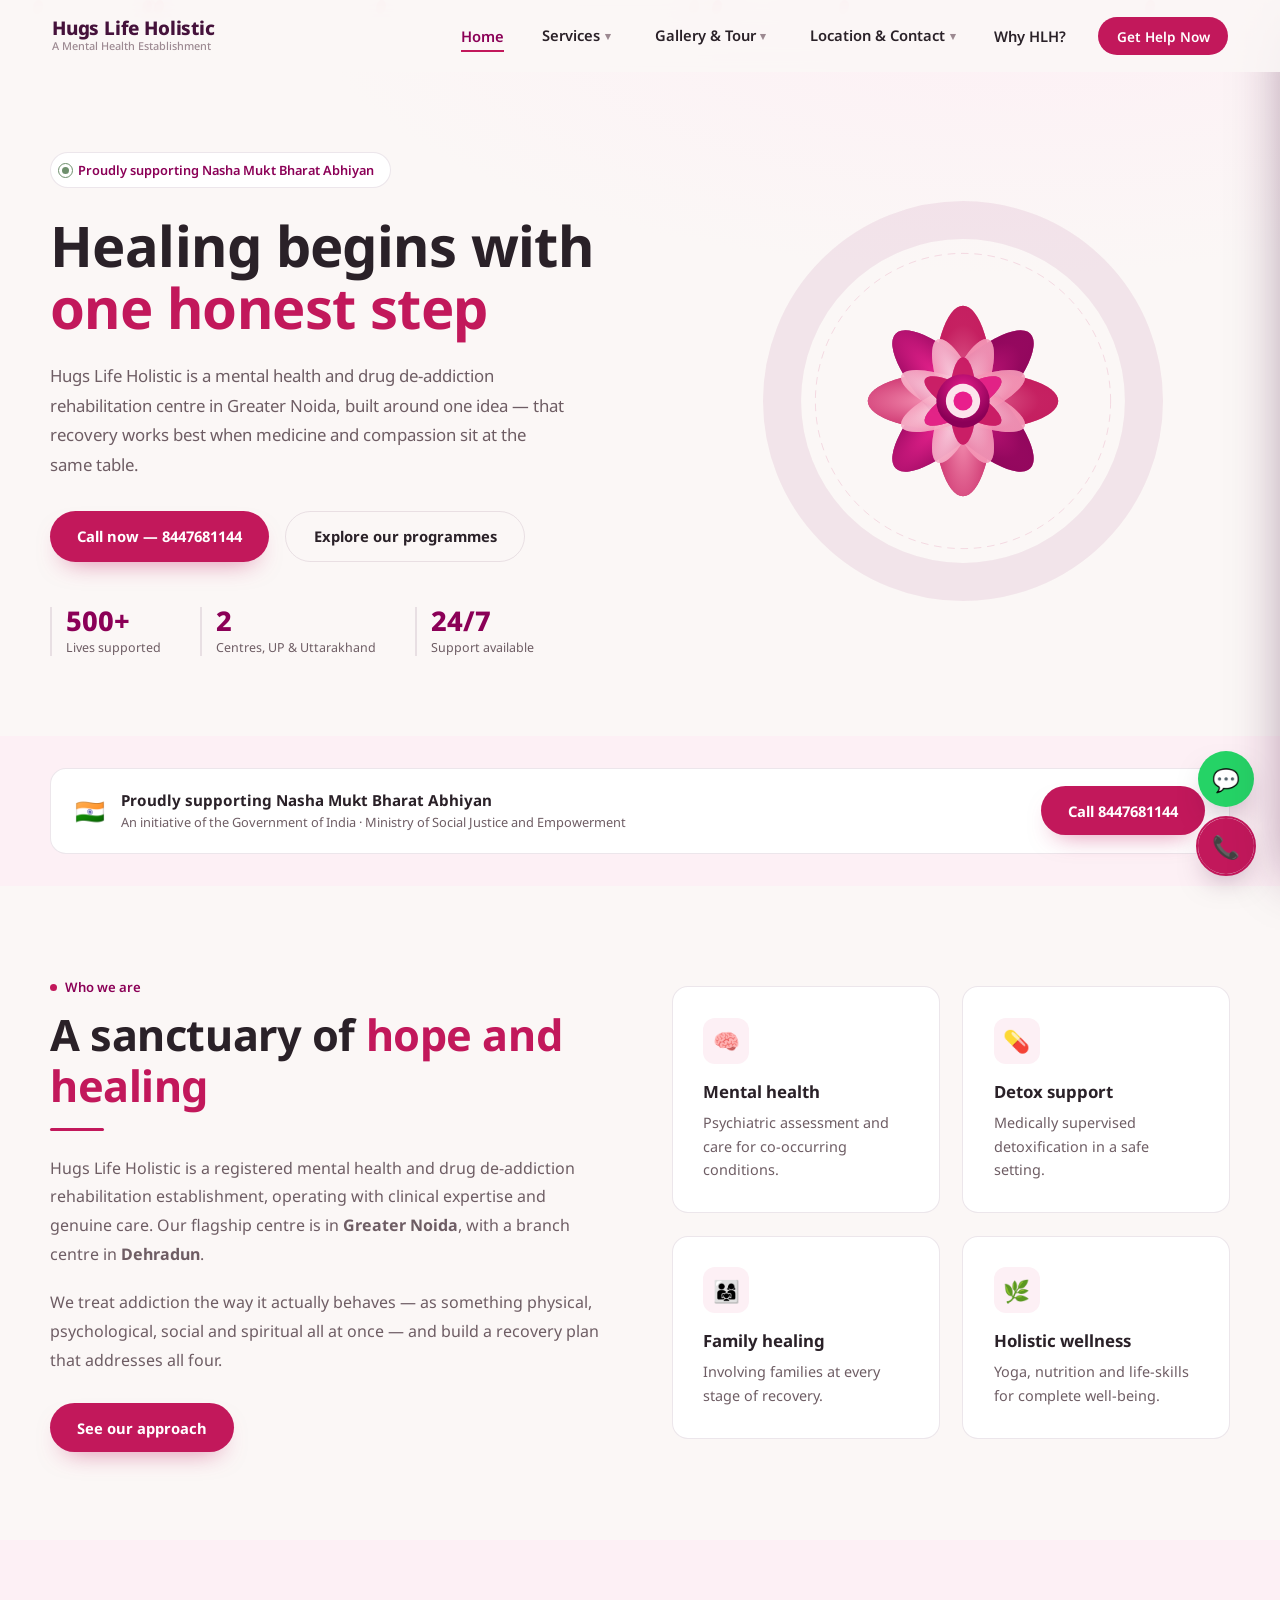
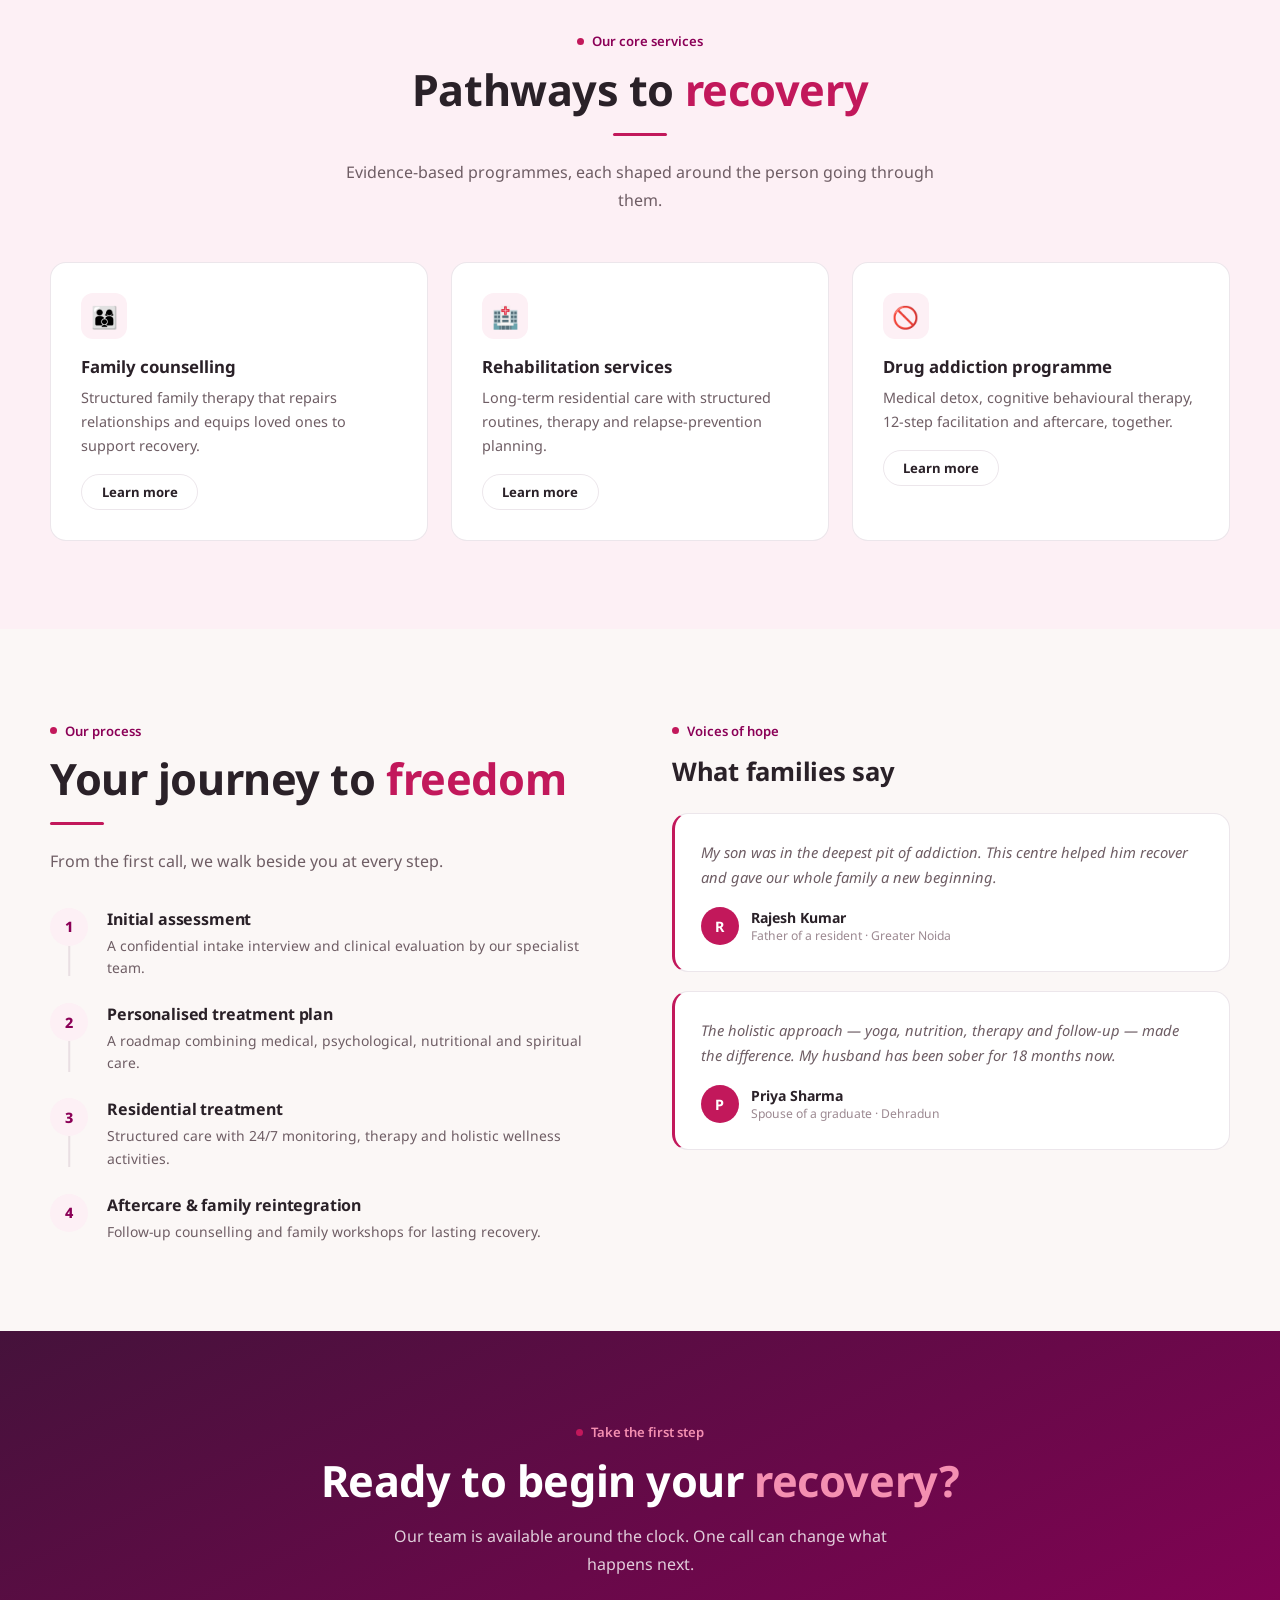
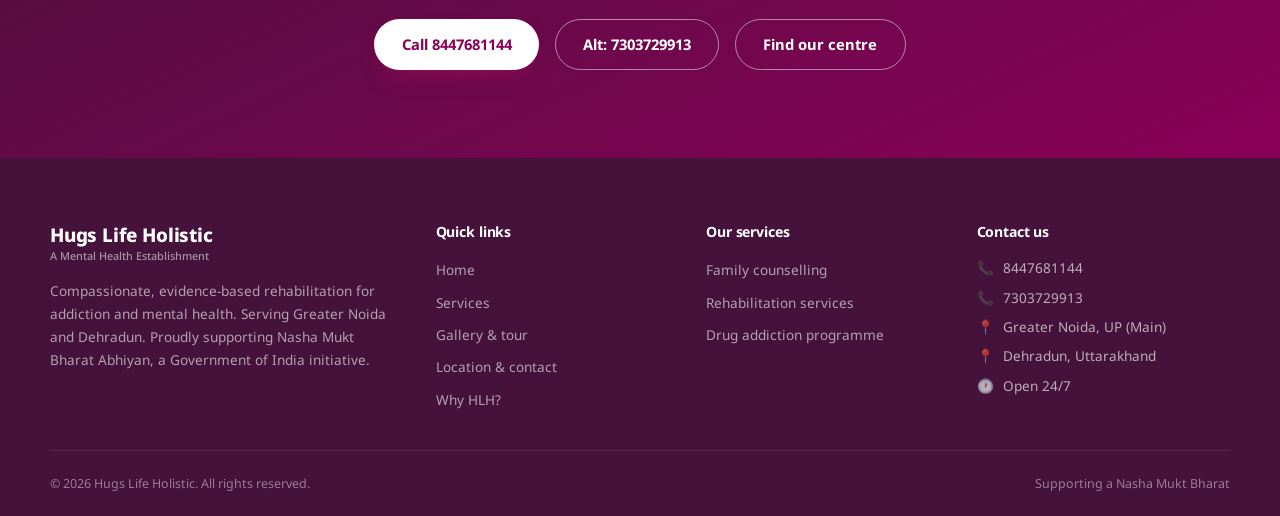
<file: index.html>
<!DOCTYPE html>
<html lang="en">
<head>
<link rel="icon" href="favicon.ico" type="image/x-icon">
<meta charset="UTF-8" />
<meta name="viewport" content="width=device-width, initial-scale=1.0" />
<title>Hugs Life Holistic — Drug De-Addiction & Rehabilitation Centre | Greater Noida</title>
<meta name="description" content="Hugs Life Holistic is a mental health and drug de-addiction rehabilitation centre in Greater Noida, with a branch in Dehradun. Proudly supporting Nasha Mukt Bharat Abhiyan." />
<link rel="stylesheet" href="style.css" />
<link rel="preconnect" href="https://fonts.googleapis.com" />
<link rel="preconnect" href="https://fonts.gstatic.com" crossorigin />
</head>
<body data-page="home">

<div class="page-curtain"><svg viewBox="0 0 24 24" fill="none"><path d="M12 21s-7.5-4.6-10-9.3C.3 8.4 2 4.5 5.6 4c2.2-.3 4.2.9 6.4 3.3C14.2 4.9 16.2 3.7 18.4 4c3.6.5 5.3 4.4 3.6 7.7C19.5 16.4 12 21 12 21z" fill="#F48FB1"/></svg></div>
<div class="nav-scrim"></div>

<!-- NAVBAR -->
<nav class="navbar">
  <div class="nav-inner">
    <a class="nav-brand" href="index.html">
      <span class="brand-name">Hugs Life Holistic</span>
      <span class="brand-tag">A Mental Health Establishment</span>
    </a>
    <ul class="nav-links">
      <li><a class="nav-link" data-page="home" href="index.html">Home</a></li>
      <li>
        <button class="nav-btn">Services <span class="dropdown-arrow">▾</span></button>
        <ul class="nav-dropdown">
          <li><a href="services.html#family">Family Counselling</a></li>
          <li><a href="services.html#rehab">Rehabilitation Services</a></li>
          <li><a href="services.html#drug">Drug Addiction Programme</a></li>
        </ul>
      </li>
      <li>
        <button class="nav-btn">Gallery & Tour <span class="dropdown-arrow">▾</span></button>
        <ul class="nav-dropdown">
          <li><a href="gallery.html#facility">Our Facility</a></li>
          <li><a href="gallery.html#inside">Inside Centre</a></li>
          <li><a href="gallery.html#safety">Safety & Care</a></li>
          <li><a href="gallery.html#food">Food & Nutrition</a></li>
        </ul>
      </li>
      <li>
        <button class="nav-btn">Location & Contact <span class="dropdown-arrow">▾</span></button>
        <ul class="nav-dropdown">
          <li><a href="location.html#gnoida">Greater Noida (Main)</a></li>
          <li><a href="location.html#dehradun">Dehradun Branch</a></li>
          <li><a href="location.html#form">Contact Us</a></li>
        </ul>
      </li>
      <li><a class="nav-link" data-page="why" href="why.html">Why HLH?</a></li>
      <li><a class="nav-link nav-cta" href="location.html#form">Get Help Now</a></li>
    </ul>
    <button class="hamburger" id="hamburger" aria-label="Menu"><span></span><span></span><span></span></button>
  </div>
</nav>

<div class="mobile-nav" id="mobileNav">
  <a class="nav-link" href="index.html">Home</a>
  <button class="mnav-btn">Services</button>
  <div class="mobile-sub">
    <a class="nav-link" href="services.html#family">Family Counselling</a>
    <a class="nav-link" href="services.html#rehab">Rehabilitation Services</a>
    <a class="nav-link" href="services.html#drug">Drug Addiction Programme</a>
  </div>
  <button class="mnav-btn">Gallery & Centre Tour</button>
  <div class="mobile-sub">
    <a class="nav-link" href="gallery.html#facility">Our Facility</a>
    <a class="nav-link" href="gallery.html#inside">Inside Centre</a>
    <a class="nav-link" href="gallery.html#safety">Safety & Care</a>
    <a class="nav-link" href="gallery.html#food">Food & Nutrition</a>
  </div>
  <button class="mnav-btn">Location & Contact</button>
  <div class="mobile-sub">
    <a class="nav-link" href="location.html#gnoida">Greater Noida</a>
    <a class="nav-link" href="location.html#dehradun">Dehradun Branch</a>
  </div>
  <a class="nav-link" href="why.html">Why HLH?</a>
  <a class="nav-link" href="location.html#form">Get Help Now</a>
</div>

<!-- HERO -->
<section class="hero">
  <div class="petal-drift"></div>
  <div class="hero-inner">
    <div>
      <div class="hero-eyebrow"><span class="dot"></span>Proudly supporting Nasha Mukt Bharat Abhiyan</div>
      <h1 class="hero-title">Healing begins with <span class="accent">one honest step</span></h1>
      <p class="hero-subtitle">Hugs Life Holistic is a mental health and drug de-addiction rehabilitation centre in Greater Noida, built around one idea — that recovery works best when medicine and compassion sit at the same table.</p>
      <div class="hero-buttons">
        <a href="tel:8447681144" class="btn-primary">Call now — 8447681144</a>
        <a href="services.html" class="btn-secondary">Explore our programmes</a>
      </div>
      <div class="hero-stats">
        <div class="stat-item"><div class="stat-num"><span class="count-up" data-target="500" data-suffix="+">0</span></div><div class="stat-label">Lives supported</div></div>
        <div class="stat-item"><div class="stat-num"><span class="count-up" data-target="2" data-suffix="">0</span></div><div class="stat-label">Centres, UP & Uttarakhand</div></div>
        <div class="stat-item"><div class="stat-num"><span class="count-up" data-target="24" data-suffix="/7">0</span></div><div class="stat-label">Support available</div></div>
      </div>
    </div>
    <div class="hero-visual">
      <div class="flower-mandala">
        <svg viewBox="0 0 420 420" xmlns="http://www.w3.org/2000/svg">
          <defs>
            <radialGradient id="pg1" cx="50%" cy="30%" r="60%"><stop offset="0%" stop-color="#F48FB1"/><stop offset="100%" stop-color="#C2185B"/></radialGradient>
            <radialGradient id="pg2" cx="50%" cy="30%" r="60%"><stop offset="0%" stop-color="#E91E8C"/><stop offset="100%" stop-color="#8B0057"/></radialGradient>
            <radialGradient id="pg3" cx="50%" cy="30%" r="60%"><stop offset="0%" stop-color="#FCE4EC"/><stop offset="100%" stop-color="#F48FB1"/></radialGradient>
          </defs>
          <circle cx="210" cy="210" r="190" fill="none" stroke="rgba(139,0,87,0.08)" stroke-width="40"/>
          <circle cx="210" cy="210" r="155" fill="none" stroke="rgba(194,24,91,0.14)" stroke-width="1" stroke-dasharray="8 6"/>
          <g class="bloom-spin">
            <g transform="translate(210,210)">
              <ellipse rx="32" ry="100" fill="url(#pg1)" opacity="0.9"/>
              <ellipse rx="32" ry="100" fill="url(#pg2)" opacity="0.85" transform="rotate(45)"/>
              <ellipse rx="32" ry="100" fill="url(#pg1)" opacity="0.9" transform="rotate(90)"/>
              <ellipse rx="32" ry="100" fill="url(#pg2)" opacity="0.85" transform="rotate(135)"/>
              <ellipse rx="32" ry="100" fill="url(#pg1)" opacity="0.9" transform="rotate(180)"/>
              <ellipse rx="32" ry="100" fill="url(#pg2)" opacity="0.85" transform="rotate(225)"/>
              <ellipse rx="32" ry="100" fill="url(#pg1)" opacity="0.9" transform="rotate(270)"/>
              <ellipse rx="32" ry="100" fill="url(#pg2)" opacity="0.85" transform="rotate(315)"/>
            </g>
          </g>
          <g transform="translate(210,210) rotate(22.5)">
            <ellipse rx="20" ry="70" fill="url(#pg3)" opacity="0.7"/>
            <ellipse rx="20" ry="70" fill="url(#pg3)" opacity="0.7" transform="rotate(45)"/>
            <ellipse rx="20" ry="70" fill="url(#pg3)" opacity="0.7" transform="rotate(90)"/>
            <ellipse rx="20" ry="70" fill="url(#pg3)" opacity="0.7" transform="rotate(135)"/>
            <ellipse rx="20" ry="70" fill="url(#pg3)" opacity="0.7" transform="rotate(180)"/>
            <ellipse rx="20" ry="70" fill="url(#pg3)" opacity="0.7" transform="rotate(225)"/>
            <ellipse rx="20" ry="70" fill="url(#pg3)" opacity="0.7" transform="rotate(270)"/>
            <ellipse rx="20" ry="70" fill="url(#pg3)" opacity="0.7" transform="rotate(315)"/>
          </g>
          <g transform="translate(210,210)">
            <ellipse rx="14" ry="46" fill="#E91E8C" opacity="0.8"/>
            <ellipse rx="14" ry="46" fill="#C2185B" opacity="0.8" transform="rotate(60)"/>
            <ellipse rx="14" ry="46" fill="#E91E8C" opacity="0.8" transform="rotate(120)"/>
            <ellipse rx="14" ry="46" fill="#C2185B" opacity="0.8" transform="rotate(180)"/>
            <ellipse rx="14" ry="46" fill="#E91E8C" opacity="0.8" transform="rotate(240)"/>
            <ellipse rx="14" ry="46" fill="#C2185B" opacity="0.8" transform="rotate(300)"/>
          </g>
          <circle cx="210" cy="210" r="28" fill="url(#pg2)"/>
          <circle cx="210" cy="210" r="18" fill="#FCE4EC"/>
          <circle cx="210" cy="210" r="10" fill="#E91E8C"/>
        </svg>
      </div>
    </div>
  </div>
</section>

<!-- GOVT BADGE -->
<section class="section accent-band" style="padding:2rem;">
  <div class="section-inner">
    <div class="govt-banner">
      <span class="flag">🇮🇳</span>
      <div class="govt-banner-text"><strong>Proudly supporting Nasha Mukt Bharat Abhiyan</strong><span>An initiative of the Government of India · Ministry of Social Justice and Empowerment</span></div>
      <a href="tel:8447681144" class="btn-primary" style="flex-shrink:0;">Call 8447681144</a>
    </div>
  </div>
</section>

<!-- ABOUT -->
<section class="section">
  <div class="section-inner">
    <div class="two-col-grid align-center">
      <div class="reveal">
        <span class="tag">Who we are</span>
        <h2 class="section-title">A sanctuary of <span>hope and healing</span></h2>
        <div class="divider"></div>
        <p style="color:var(--warm-gray);line-height:1.8;margin-bottom:1.2rem;">Hugs Life Holistic is a registered mental health and drug de-addiction rehabilitation establishment, operating with clinical expertise and genuine care. Our flagship centre is in <strong>Greater Noida</strong>, with a branch centre in <strong>Dehradun</strong>.</p>
        <p style="color:var(--warm-gray);line-height:1.8;margin-bottom:1.8rem;">We treat addiction the way it actually behaves — as something physical, psychological, social and spiritual all at once — and build a recovery plan that addresses all four.</p>
        <a href="why.html" class="btn-primary">See our approach</a>
      </div>
      <div class="reveal reveal-delay-2">
        <div class="cards-grid" style="grid-template-columns:1fr 1fr;">
          <div class="card"><div class="card-icon">🧠</div><div class="card-title">Mental health</div><p>Psychiatric assessment and care for co-occurring conditions.</p></div>
          <div class="card"><div class="card-icon">💊</div><div class="card-title">Detox support</div><p>Medically supervised detoxification in a safe setting.</p></div>
          <div class="card"><div class="card-icon">👨‍👩‍👧</div><div class="card-title">Family healing</div><p>Involving families at every stage of recovery.</p></div>
          <div class="card"><div class="card-icon">🌿</div><div class="card-title">Holistic wellness</div><p>Yoga, nutrition and life-skills for complete well-being.</p></div>
        </div>
      </div>
    </div>
  </div>
</section>

<!-- SERVICES OVERVIEW -->
<section class="section accent-band">
  <div class="section-inner">
    <div class="section-header center reveal">
      <span class="tag">Our core services</span>
      <h2 class="section-title">Pathways to <span>recovery</span></h2>
      <div class="divider center"></div>
      <p class="section-desc center">Evidence-based programmes, each shaped around the person going through them.</p>
    </div>
    <div class="cards-grid">
      <div class="card reveal reveal-delay-1">
        <div class="card-icon">👨‍👩‍👦</div>
        <div class="card-title">Family counselling</div>
        <p>Structured family therapy that repairs relationships and equips loved ones to support recovery.</p>
        <a href="services.html#family" class="btn-secondary" style="display:inline-block;margin-top:1rem;font-size:0.82rem;padding:0.5rem 1.2rem;">Learn more</a>
      </div>
      <div class="card reveal reveal-delay-2">
        <div class="card-icon">🏥</div>
        <div class="card-title">Rehabilitation services</div>
        <p>Long-term residential care with structured routines, therapy and relapse-prevention planning.</p>
        <a href="services.html#rehab" class="btn-secondary" style="display:inline-block;margin-top:1rem;font-size:0.82rem;padding:0.5rem 1.2rem;">Learn more</a>
      </div>
      <div class="card reveal reveal-delay-3">
        <div class="card-icon">🚫</div>
        <div class="card-title">Drug addiction programme</div>
        <p>Medical detox, cognitive behavioural therapy, 12-step facilitation and aftercare, together.</p>
        <a href="services.html#drug" class="btn-secondary" style="display:inline-block;margin-top:1rem;font-size:0.82rem;padding:0.5rem 1.2rem;">Learn more</a>
      </div>
    </div>
  </div>
</section>

<!-- PROCESS + TESTIMONIALS -->
<section class="section">
  <div class="section-inner">
    <div class="two-col-grid">
      <div class="reveal">
        <span class="tag">Our process</span>
        <h2 class="section-title">Your journey to <span>freedom</span></h2>
        <div class="divider"></div>
        <p style="color:var(--warm-gray);line-height:1.8;margin-bottom:2rem;">From the first call, we walk beside you at every step.</p>
        <div class="steps">
          <div class="step"><div class="step-num">1</div><div class="step-text"><h4>Initial assessment</h4><p>A confidential intake interview and clinical evaluation by our specialist team.</p></div></div>
          <div class="step"><div class="step-num">2</div><div class="step-text"><h4>Personalised treatment plan</h4><p>A roadmap combining medical, psychological, nutritional and spiritual care.</p></div></div>
          <div class="step"><div class="step-num">3</div><div class="step-text"><h4>Residential treatment</h4><p>Structured care with 24/7 monitoring, therapy and holistic wellness activities.</p></div></div>
          <div class="step"><div class="step-num">4</div><div class="step-text"><h4>Aftercare & family reintegration</h4><p>Follow-up counselling and family workshops for lasting recovery.</p></div></div>
        </div>
      </div>
      <div class="reveal reveal-delay-2">
        <span class="tag">Voices of hope</span>
        <h3 style="font-size:1.6rem;color:var(--charcoal);margin-bottom:1.5rem;">What families say</h3>
        <div style="display:flex;flex-direction:column;gap:1.2rem;">
          <div class="testimonial-card">
            <p>My son was in the deepest pit of addiction. This centre helped him recover and gave our whole family a new beginning.</p>
            <div class="testimonial-author"><div class="author-avatar">R</div><div class="author-info"><div class="name">Rajesh Kumar</div><div class="role">Father of a resident · Greater Noida</div></div></div>
          </div>
          <div class="testimonial-card">
            <p>The holistic approach — yoga, nutrition, therapy and follow-up — made the difference. My husband has been sober for 18 months now.</p>
            <div class="testimonial-author"><div class="author-avatar">P</div><div class="author-info"><div class="name">Priya Sharma</div><div class="role">Spouse of a graduate · Dehradun</div></div></div>
          </div>
        </div>
      </div>
    </div>
  </div>
</section>

<!-- CTA -->
<section class="section band-fuchsia" style="text-align:center;">
  <div class="section-inner">
    <span class="tag" style="color:var(--fuchsia-light);">Take the first step</span>
    <h2 class="section-title" style="color:var(--white);margin-bottom:1rem;">Ready to begin your <span style="color:var(--fuchsia-light);">recovery?</span></h2>
    <p style="color:rgba(255,255,255,0.8);max-width:520px;margin:0 auto 2.5rem;line-height:1.78;">Our team is available around the clock. One call can change what happens next.</p>
    <div style="display:flex;gap:1rem;justify-content:center;flex-wrap:wrap;">
      <a href="tel:8447681144" class="btn-primary" style="background:var(--white);color:var(--fuchsia-deep);">Call 8447681144</a>
      <a href="tel:7303729913" class="btn-secondary" style="border-color:rgba(255,255,255,0.5);color:var(--white);">Alt: 7303729913</a>
      <a href="location.html" class="btn-secondary" style="border-color:rgba(255,255,255,0.5);color:var(--white);">Find our centre</a>
    </div>
  </div>
</section>

<footer>
  <div class="footer-inner">
    <div class="footer-brand">
      <div class="brand-name">Hugs Life Holistic</div>
      <div class="brand-tag">A Mental Health Establishment</div>
      <p>Compassionate, evidence-based rehabilitation for addiction and mental health. Serving Greater Noida and Dehradun. Proudly supporting Nasha Mukt Bharat Abhiyan, a Government of India initiative.</p>
    </div>
    <div class="footer-col"><h4>Quick links</h4><ul><li><a href="index.html">Home</a></li><li><a href="services.html">Services</a></li><li><a href="gallery.html">Gallery & tour</a></li><li><a href="location.html">Location & contact</a></li><li><a href="why.html">Why HLH?</a></li></ul></div>
    <div class="footer-col"><h4>Our services</h4><ul><li><a href="services.html#family">Family counselling</a></li><li><a href="services.html#rehab">Rehabilitation services</a></li><li><a href="services.html#drug">Drug addiction programme</a></li></ul></div>
    <div class="footer-col"><h4>Contact us</h4>
      <div class="footer-contact-item"><span>📞</span><span>8447681144</span></div>
      <div class="footer-contact-item"><span>📞</span><span>7303729913</span></div>
      <div class="footer-contact-item"><span>📍</span><span>Greater Noida, UP (Main)</span></div>
      <div class="footer-contact-item"><span>📍</span><span>Dehradun, Uttarakhand</span></div>
      <div class="footer-contact-item"><span>🕐</span><span>Open 24/7</span></div>
    </div>
  </div>
  <div class="footer-bottom"><span>© 2026 Hugs Life Holistic. All rights reserved.</span><span>Supporting a Nasha Mukt Bharat</span></div>
</footer>

<div class="floating-help">
  <a href="https://wa.me/918447681144" target="_blank" class="fh-btn" style="background:#25D366;" aria-label="WhatsApp us">💬</a>
  <a href="tel:8447681144" class="fh-btn fh-call" aria-label="Call us">📞</a>
</div>

<script src="main.js"></script>
</body>
</html>
</file>
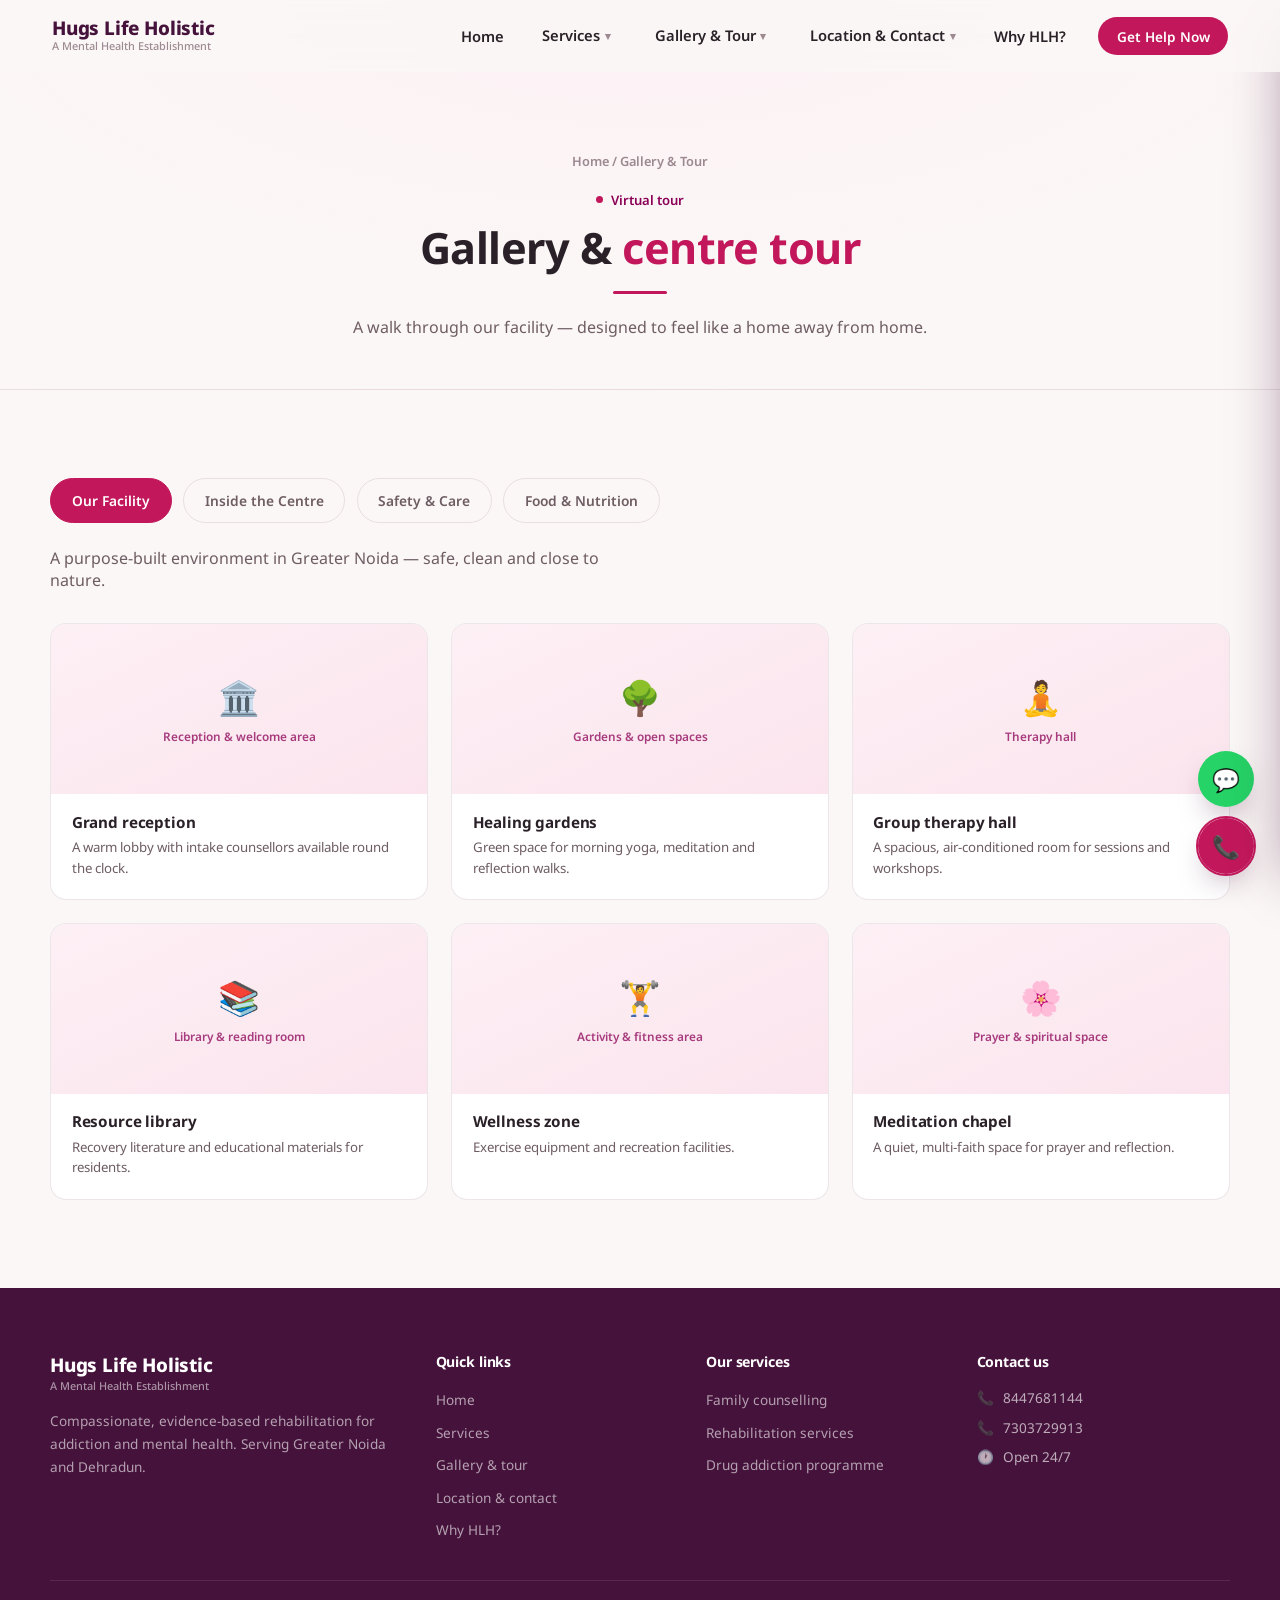
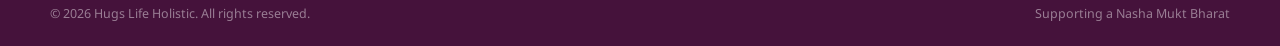
<file: gallery.html>
<!DOCTYPE html>
<html lang="en">
<head>
<link rel="icon" href="favicon.ico" type="image/x-icon">
<meta charset="UTF-8" />
<meta name="viewport" content="width=device-width, initial-scale=1.0" />
<title>Gallery & Centre Tour | Hugs Life Holistic</title>
<meta name="description" content="A virtual walkthrough of Hugs Life Holistic's facility, rooms, safety infrastructure and kitchen in Greater Noida." />
<link rel="stylesheet" href="style.css" />
<link rel="preconnect" href="https://fonts.googleapis.com" />
<link rel="preconnect" href="https://fonts.gstatic.com" crossorigin />
</head>
<body data-page="gallery">

<div class="page-curtain"><svg viewBox="0 0 24 24" fill="none"><path d="M12 21s-7.5-4.6-10-9.3C.3 8.4 2 4.5 5.6 4c2.2-.3 4.2.9 6.4 3.3C14.2 4.9 16.2 3.7 18.4 4c3.6.5 5.3 4.4 3.6 7.7C19.5 16.4 12 21 12 21z" fill="#F48FB1"/></svg></div>
<div class="nav-scrim"></div>

<nav class="navbar">
  <div class="nav-inner">
    <a class="nav-brand" href="index.html"><span class="brand-name">Hugs Life Holistic</span><span class="brand-tag">A Mental Health Establishment</span></a>
    <ul class="nav-links">
      <li><a class="nav-link" data-page="home" href="index.html">Home</a></li>
      <li>
        <button class="nav-btn">Services <span class="dropdown-arrow">▾</span></button>
        <ul class="nav-dropdown">
          <li><a href="services.html#family">Family Counselling</a></li>
          <li><a href="services.html#rehab">Rehabilitation Services</a></li>
          <li><a href="services.html#drug">Drug Addiction Programme</a></li>
        </ul>
      </li>
      <li>
        <button class="nav-btn">Gallery & Tour <span class="dropdown-arrow">▾</span></button>
        <ul class="nav-dropdown">
          <li><a href="gallery.html#facility">Our Facility</a></li>
          <li><a href="gallery.html#inside">Inside Centre</a></li>
          <li><a href="gallery.html#safety">Safety & Care</a></li>
          <li><a href="gallery.html#food">Food & Nutrition</a></li>
        </ul>
      </li>
      <li>
        <button class="nav-btn">Location & Contact <span class="dropdown-arrow">▾</span></button>
        <ul class="nav-dropdown">
          <li><a href="location.html#gnoida">Greater Noida (Main)</a></li>
          <li><a href="location.html#dehradun">Dehradun Branch</a></li>
          <li><a href="location.html#form">Contact Us</a></li>
        </ul>
      </li>
      <li><a class="nav-link" data-page="why" href="why.html">Why HLH?</a></li>
      <li><a class="nav-link nav-cta" href="location.html#form">Get Help Now</a></li>
    </ul>
    <button class="hamburger" id="hamburger" aria-label="Menu"><span></span><span></span><span></span></button>
  </div>
</nav>

<div class="mobile-nav" id="mobileNav">
  <a class="nav-link" href="index.html">Home</a>
  <button class="mnav-btn">Services</button>
  <div class="mobile-sub">
    <a class="nav-link" href="services.html#family">Family Counselling</a>
    <a class="nav-link" href="services.html#rehab">Rehabilitation Services</a>
    <a class="nav-link" href="services.html#drug">Drug Addiction Programme</a>
  </div>
  <button class="mnav-btn">Gallery & Centre Tour</button>
  <div class="mobile-sub">
    <a class="nav-link" href="gallery.html#facility">Our Facility</a>
    <a class="nav-link" href="gallery.html#inside">Inside Centre</a>
    <a class="nav-link" href="gallery.html#safety">Safety & Care</a>
    <a class="nav-link" href="gallery.html#food">Food & Nutrition</a>
  </div>
  <button class="mnav-btn">Location & Contact</button>
  <div class="mobile-sub">
    <a class="nav-link" href="location.html#gnoida">Greater Noida</a>
    <a class="nav-link" href="location.html#dehradun">Dehradun Branch</a>
  </div>
  <a class="nav-link" href="why.html">Why HLH?</a>
  <a class="nav-link" href="location.html#form">Get Help Now</a>
</div>

<div class="page-banner">
  <div class="page-banner-inner">
    <div class="breadcrumb"><a href="index.html">Home</a> / Gallery & Tour</div>
    <span class="tag center">Virtual tour</span>
    <h1 class="section-title">Gallery & <span>centre tour</span></h1>
    <div class="divider center"></div>
    <p style="color:var(--warm-gray);">A walk through our facility — designed to feel like a home away from home.</p>
  </div>
</div>

<section class="section">
  <div class="section-inner">
    <div class="service-tabs" style="margin-bottom:0.5rem;">
      <button class="tab-btn active" data-tab="facility">Our Facility</button>
      <button class="tab-btn" data-tab="inside">Inside the Centre</button>
      <button class="tab-btn" data-tab="safety">Safety & Care</button>
      <button class="tab-btn" data-tab="food">Food & Nutrition</button>
    </div>

    <div class="tab-panel active" data-panel="facility">
      <p style="color:var(--warm-gray);margin:1.5rem 0 2rem;max-width:600px;">A purpose-built environment in Greater Noida — safe, clean and close to nature.</p>
      <div class="gallery-grid">
        <div class="gallery-card"><div class="gallery-placeholder"><span>🏛️</span><p>Reception & welcome area</p></div><div class="gallery-caption"><h4>Grand reception</h4><p>A warm lobby with intake counsellors available round the clock.</p></div></div>
        <div class="gallery-card"><div class="gallery-placeholder"><span>🌳</span><p>Gardens & open spaces</p></div><div class="gallery-caption"><h4>Healing gardens</h4><p>Green space for morning yoga, meditation and reflection walks.</p></div></div>
        <div class="gallery-card"><div class="gallery-placeholder"><span>🧘</span><p>Therapy hall</p></div><div class="gallery-caption"><h4>Group therapy hall</h4><p>A spacious, air-conditioned room for sessions and workshops.</p></div></div>
        <div class="gallery-card"><div class="gallery-placeholder"><span>📚</span><p>Library & reading room</p></div><div class="gallery-caption"><h4>Resource library</h4><p>Recovery literature and educational materials for residents.</p></div></div>
        <div class="gallery-card"><div class="gallery-placeholder"><span>🏋️</span><p>Activity & fitness area</p></div><div class="gallery-caption"><h4>Wellness zone</h4><p>Exercise equipment and recreation facilities.</p></div></div>
        <div class="gallery-card"><div class="gallery-placeholder"><span>🌸</span><p>Prayer & spiritual space</p></div><div class="gallery-caption"><h4>Meditation chapel</h4><p>A quiet, multi-faith space for prayer and reflection.</p></div></div>
      </div>
    </div>

    <div class="tab-panel" data-panel="inside">
      <div class="gallery-sub-tabs">
        <button class="sub-tab active" data-group="inside" data-subtab="rooms">Rooms & Beds</button>
        <button class="sub-tab" data-group="inside" data-subtab="clean">Cleanliness</button>
      </div>
      <div class="gallery-panel" data-group="inside" data-panel="rooms" style="display:grid;grid-template-columns:repeat(auto-fill,minmax(260px,1fr));gap:1.2rem;">
        <div class="gallery-card"><div class="gallery-placeholder"><span>🛏️</span><p>Single occupancy room</p></div><div class="gallery-caption"><h4>Private single rooms</h4><p>Comfortable rooms with attached bathroom and natural lighting.</p></div></div>
        <div class="gallery-card"><div class="gallery-placeholder"><span>🏠</span><p>Shared suite</p></div><div class="gallery-caption"><h4>Shared suites (2–3 residents)</h4><p>Community living with maintained personal space.</p></div></div>
        <div class="gallery-card"><div class="gallery-placeholder"><span>🪟</span><p>Garden view room</p></div><div class="gallery-caption"><h4>Garden view rooms</h4><p>Premium rooms overlooking the healing garden.</p></div></div>
        <div class="gallery-card"><div class="gallery-placeholder"><span>🛁</span><p>En-suite bathroom</p></div><div class="gallery-caption"><h4>Well-equipped bathrooms</h4><p>Modern, hygienic bathrooms with essential toiletries provided.</p></div></div>
      </div>
      <div class="gallery-panel" data-group="inside" data-panel="clean" style="display:none;grid-template-columns:repeat(auto-fill,minmax(260px,1fr));gap:1.2rem;">
        <div class="gallery-card"><div class="gallery-placeholder"><span>✨</span><p>Daily sanitisation</p></div><div class="gallery-caption"><h4>Morning sanitisation</h4><p>Rooms and common areas cleaned every morning.</p></div></div>
        <div class="gallery-card"><div class="gallery-placeholder"><span>🧹</span><p>Housekeeping team</p></div><div class="gallery-caption"><h4>Dedicated housekeeping</h4><p>Full-time staff maintaining cleanliness throughout.</p></div></div>
        <div class="gallery-card"><div class="gallery-placeholder"><span>🌬️</span><p>Air quality & ventilation</p></div><div class="gallery-caption"><h4>Fresh air & ventilation</h4><p>Well-ventilated spaces with air purifiers in shared rooms.</p></div></div>
      </div>
    </div>

    <div class="tab-panel" data-panel="safety">
      <p style="color:var(--warm-gray);margin:1.5rem 0 2rem;max-width:600px;">The safety of every resident is our highest priority.</p>
      <div class="gallery-grid">
        <div class="gallery-card"><div class="gallery-placeholder"><span>📹</span><p>24/7 CCTV monitoring</p></div><div class="gallery-caption"><h4>Secure campus</h4><p>Round-the-clock surveillance covering all common areas.</p></div></div>
        <div class="gallery-card"><div class="gallery-placeholder"><span>👨‍⚕️</span><p>Medical care team</p></div><div class="gallery-caption"><h4>Round-the-clock medical team</h4><p>Nurses and physicians on duty at all times.</p></div></div>
        <div class="gallery-card"><div class="gallery-placeholder"><span>🚨</span><p>Emergency response</p></div><div class="gallery-caption"><h4>Emergency protocols</h4><p>Trained staff linked to the nearest hospital.</p></div></div>
        <div class="gallery-card"><div class="gallery-placeholder"><span>🔒</span><p>Controlled access</p></div><div class="gallery-caption"><h4>Controlled entry & exit</h4><p>Monitored access to maintain resident focus and safety.</p></div></div>
        <div class="gallery-card"><div class="gallery-placeholder"><span>💊</span><p>Medication management</p></div><div class="gallery-caption"><h4>Safe medication dispensing</h4><p>Dispensed under strict clinical supervision.</p></div></div>
        <div class="gallery-card"><div class="gallery-placeholder"><span>🤝</span><p>Peer safety culture</p></div><div class="gallery-caption"><h4>Community of care</h4><p>Residents supported by staff and each other.</p></div></div>
      </div>
    </div>

    <div class="tab-panel" data-panel="food">
      <p style="color:var(--warm-gray);margin:1.5rem 0 2rem;max-width:600px;">Good nutrition is a cornerstone of recovery. Meals are freshly prepared and planned by a certified nutritionist.</p>
      <div class="gallery-grid">
        <div class="gallery-card"><div class="gallery-placeholder"><span>🍳</span><p>Fresh kitchen</p></div><div class="gallery-caption"><h4>Hygienic in-house kitchen</h4><p>Strict food hygiene standards with daily quality checks.</p></div></div>
        <div class="gallery-card"><div class="gallery-placeholder"><span>🥗</span><p>Balanced meals</p></div><div class="gallery-caption"><h4>Nutritionist-planned meals</h4><p>Three wholesome meals a day with healthy snacks.</p></div></div>
        <div class="gallery-card"><div class="gallery-placeholder"><span>🍵</span><p>Herbal teas & beverages</p></div><div class="gallery-caption"><h4>Therapeutic beverages</h4><p>Herbal teas and fresh juices supporting recovery.</p></div></div>
        <div class="gallery-card"><div class="gallery-placeholder"><span>🥘</span><p>Special diet provisions</p></div><div class="gallery-caption"><h4>Customised diet plans</h4><p>Vegetarian, diabetic-friendly and allergy-specific diets.</p></div></div>
        <div class="gallery-card"><div class="gallery-placeholder"><span>🌾</span><p>Local ingredients</p></div><div class="gallery-caption"><h4>Fresh & local ingredients</h4><p>Seasonal vegetables and grains sourced locally.</p></div></div>
        <div class="gallery-card"><div class="gallery-placeholder"><span>🍽️</span><p>Dining hall</p></div><div class="gallery-caption"><h4>Community dining space</h4><p>A bright hall for shared meals and connection.</p></div></div>
      </div>
    </div>
  </div>
</section>

<footer>
  <div class="footer-inner">
    <div class="footer-brand"><div class="brand-name">Hugs Life Holistic</div><div class="brand-tag">A Mental Health Establishment</div><p>Compassionate, evidence-based rehabilitation for addiction and mental health. Serving Greater Noida and Dehradun.</p></div>
    <div class="footer-col"><h4>Quick links</h4><ul><li><a href="index.html">Home</a></li><li><a href="services.html">Services</a></li><li><a href="gallery.html">Gallery & tour</a></li><li><a href="location.html">Location & contact</a></li><li><a href="why.html">Why HLH?</a></li></ul></div>
    <div class="footer-col"><h4>Our services</h4><ul><li><a href="services.html#family">Family counselling</a></li><li><a href="services.html#rehab">Rehabilitation services</a></li><li><a href="services.html#drug">Drug addiction programme</a></li></ul></div>
    <div class="footer-col"><h4>Contact us</h4>
      <div class="footer-contact-item"><span>📞</span><span>8447681144</span></div>
      <div class="footer-contact-item"><span>📞</span><span>7303729913</span></div>
      <div class="footer-contact-item"><span>🕐</span><span>Open 24/7</span></div>
    </div>
  </div>
  <div class="footer-bottom"><span>© 2026 Hugs Life Holistic. All rights reserved.</span><span>Supporting a Nasha Mukt Bharat</span></div>
</footer>

<div class="floating-help">
  <a href="https://wa.me/918447681144" target="_blank" class="fh-btn" style="background:#25D366;" aria-label="WhatsApp us">💬</a>
  <a href="tel:8447681144" class="fh-btn fh-call" aria-label="Call us">📞</a>
</div>

<script src="main.js"></script>
</body>
</html>
</file>
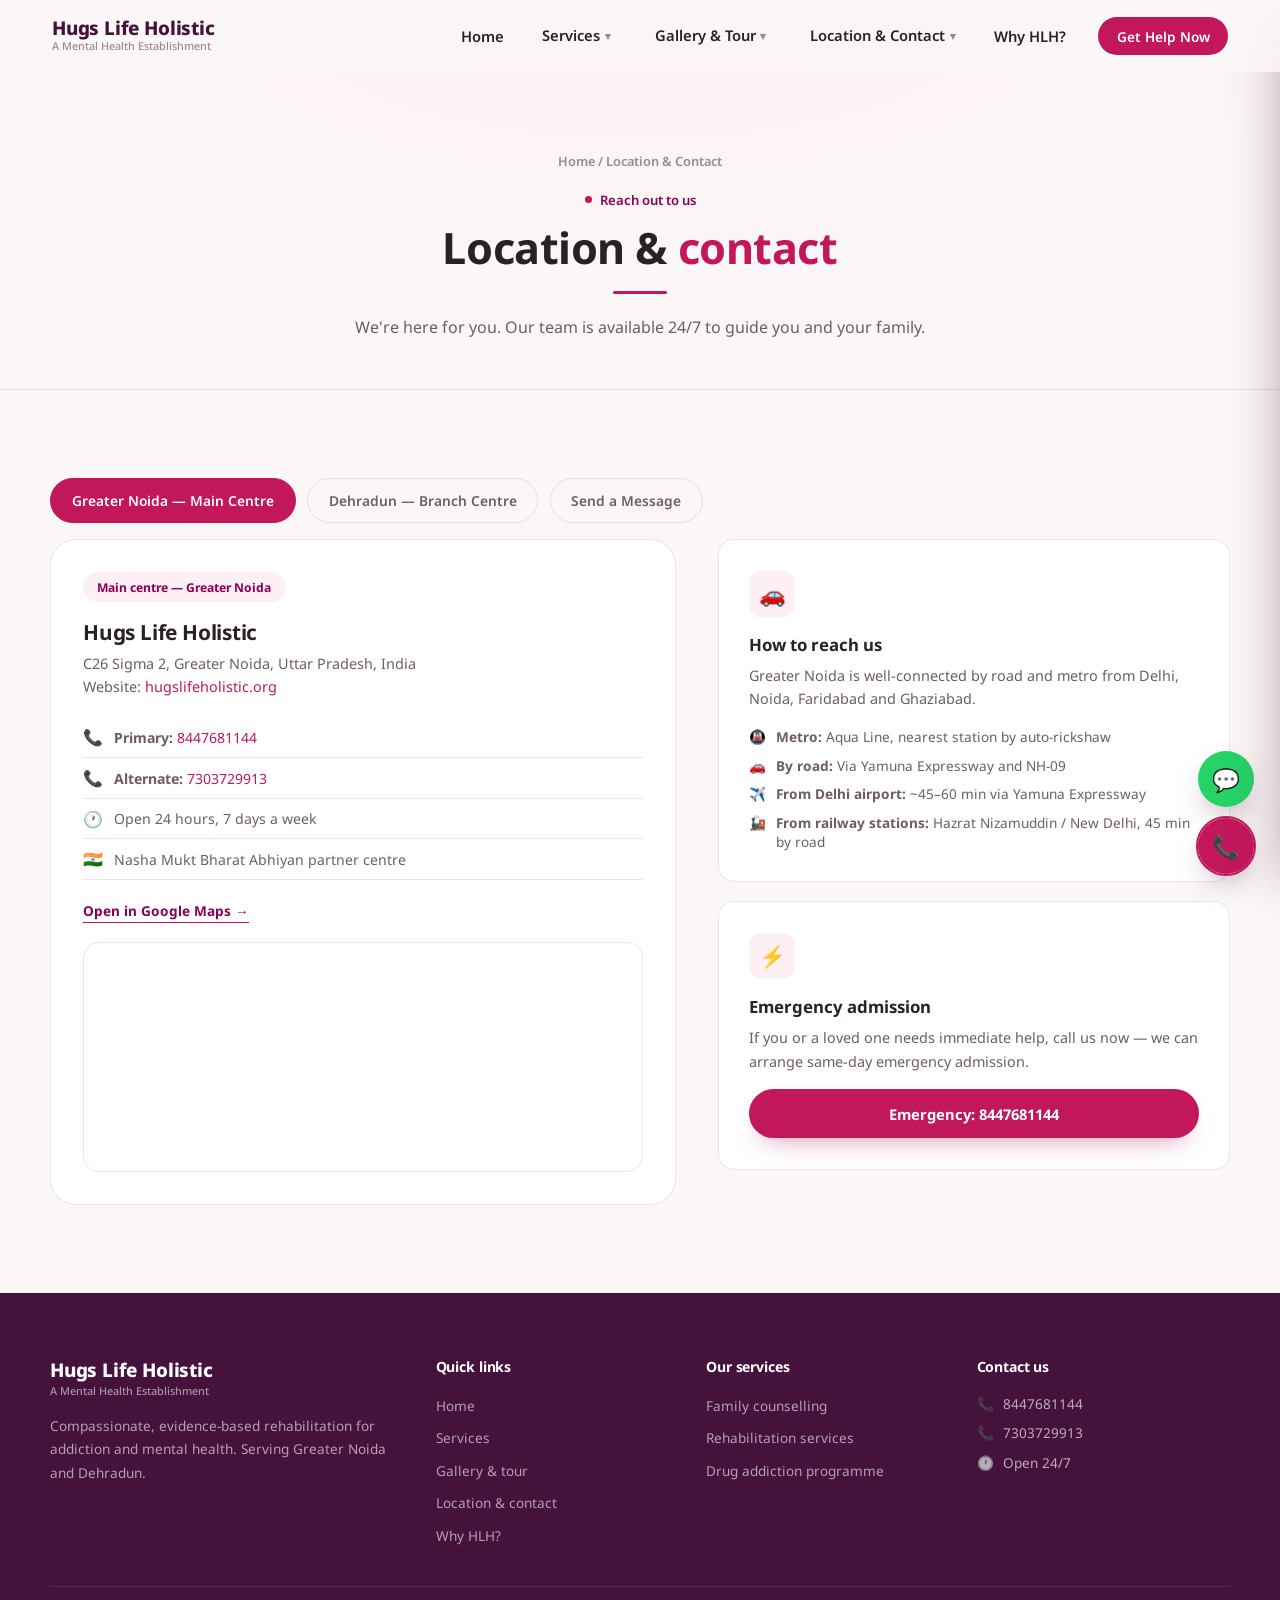
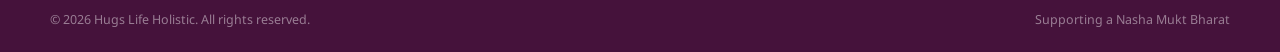
<file: location.html>
<!DOCTYPE html>
<html lang="en">
<head>
<link rel="icon" href="favicon.ico" type="image/x-icon">
<meta charset="UTF-8" />
<meta name="viewport" content="width=device-width, initial-scale=1.0" />
<title>Location & Contact | Hugs Life Holistic — Greater Noida & Dehradun</title>
<meta name="description" content="Reach Hugs Life Holistic in Greater Noida or our Dehradun branch. Call our 24/7 helpline or send a confidential enquiry." />
<link rel="stylesheet" href="style.css" />
<link rel="preconnect" href="https://fonts.googleapis.com" />
<link rel="preconnect" href="https://fonts.gstatic.com" crossorigin />
</head>
<body data-page="location">

<div class="page-curtain"><svg viewBox="0 0 24 24" fill="none"><path d="M12 21s-7.5-4.6-10-9.3C.3 8.4 2 4.5 5.6 4c2.2-.3 4.2.9 6.4 3.3C14.2 4.9 16.2 3.7 18.4 4c3.6.5 5.3 4.4 3.6 7.7C19.5 16.4 12 21 12 21z" fill="#F48FB1"/></svg></div>
<div class="nav-scrim"></div>

<nav class="navbar">
  <div class="nav-inner">
    <a class="nav-brand" href="index.html"><span class="brand-name">Hugs Life Holistic</span><span class="brand-tag">A Mental Health Establishment</span></a>
    <ul class="nav-links">
      <li><a class="nav-link" data-page="home" href="index.html">Home</a></li>
      <li>
        <button class="nav-btn">Services <span class="dropdown-arrow">▾</span></button>
        <ul class="nav-dropdown">
          <li><a href="services.html#family">Family Counselling</a></li>
          <li><a href="services.html#rehab">Rehabilitation Services</a></li>
          <li><a href="services.html#drug">Drug Addiction Programme</a></li>
        </ul>
      </li>
      <li>
        <button class="nav-btn">Gallery & Tour <span class="dropdown-arrow">▾</span></button>
        <ul class="nav-dropdown">
          <li><a href="gallery.html#facility">Our Facility</a></li>
          <li><a href="gallery.html#inside">Inside Centre</a></li>
          <li><a href="gallery.html#safety">Safety & Care</a></li>
          <li><a href="gallery.html#food">Food & Nutrition</a></li>
        </ul>
      </li>
      <li>
        <button class="nav-btn">Location & Contact <span class="dropdown-arrow">▾</span></button>
        <ul class="nav-dropdown">
          <li><a href="location.html#gnoida">Greater Noida (Main)</a></li>
          <li><a href="location.html#dehradun">Dehradun Branch</a></li>
          <li><a href="location.html#form">Contact Us</a></li>
        </ul>
      </li>
      <li><a class="nav-link" data-page="why" href="why.html">Why HLH?</a></li>
      <li><a class="nav-link nav-cta" href="location.html#form">Get Help Now</a></li>
    </ul>
    <button class="hamburger" id="hamburger" aria-label="Menu"><span></span><span></span><span></span></button>
  </div>
</nav>

<div class="mobile-nav" id="mobileNav">
  <a class="nav-link" href="index.html">Home</a>
  <button class="mnav-btn">Services</button>
  <div class="mobile-sub">
    <a class="nav-link" href="services.html#family">Family Counselling</a>
    <a class="nav-link" href="services.html#rehab">Rehabilitation Services</a>
    <a class="nav-link" href="services.html#drug">Drug Addiction Programme</a>
  </div>
  <button class="mnav-btn">Gallery & Centre Tour</button>
  <div class="mobile-sub">
    <a class="nav-link" href="gallery.html#facility">Our Facility</a>
    <a class="nav-link" href="gallery.html#inside">Inside Centre</a>
    <a class="nav-link" href="gallery.html#safety">Safety & Care</a>
    <a class="nav-link" href="gallery.html#food">Food & Nutrition</a>
  </div>
  <button class="mnav-btn">Location & Contact</button>
  <div class="mobile-sub">
    <a class="nav-link" href="location.html#gnoida">Greater Noida</a>
    <a class="nav-link" href="location.html#dehradun">Dehradun Branch</a>
  </div>
  <a class="nav-link" href="why.html">Why HLH?</a>
  <a class="nav-link" href="location.html#form">Get Help Now</a>
</div>

<div class="page-banner">
  <div class="page-banner-inner">
    <div class="breadcrumb"><a href="index.html">Home</a> / Location & Contact</div>
    <span class="tag center">Reach out to us</span>
    <h1 class="section-title">Location & <span>contact</span></h1>
    <div class="divider center"></div>
    <p style="color:var(--warm-gray);">We're here for you. Our team is available 24/7 to guide you and your family.</p>
  </div>
</div>

<section class="section">
  <div class="section-inner">
    <div class="service-tabs">
      <button class="tab-btn active" data-tab="gnoida">Greater Noida — Main Centre</button>
      <button class="tab-btn" data-tab="dehradun">Dehradun — Branch Centre</button>
      <button class="tab-btn" data-tab="form">Send a Message</button>
    </div>

    <div class="tab-panel active" data-panel="gnoida">
      <div class="location-grid">
        <div class="location-card">
          <span class="location-badge main-badge">Main centre — Greater Noida</span>
          <h3>Hugs Life Holistic</h3>
          <p class="address">C26 Sigma 2, Greater Noida, Uttar Pradesh, India<br>Website: <a href="https://hugslifeholistic.org" target="_blank" style="color:var(--fuchsia-core);">hugslifeholistic.org</a></p>
          <div class="contact-item"><span class="icon">📞</span><span><strong>Primary:</strong> <a href="tel:8447681144" style="color:var(--fuchsia-core);">8447681144</a></span></div>
          <div class="contact-item"><span class="icon">📞</span><span><strong>Alternate:</strong> <a href="tel:7303729913" style="color:var(--fuchsia-core);">7303729913</a></span></div>
          <div class="contact-item"><span class="icon">🕐</span><span>Open 24 hours, 7 days a week</span></div>
          <div class="contact-item"><span class="icon">🇮🇳</span><span>Nasha Mukt Bharat Abhiyan partner centre</span></div>
          <a href="https://maps.app.goo.gl/mStDsYZFH5zRnAdg7" target="_blank" class="map-btn">Open in Google Maps →</a>
          <div class="map-embed"><iframe src="https://maps.google.com/maps?q=Greater+Noida+Uttar+Pradesh&output=embed" allowfullscreen loading="lazy" referrerpolicy="no-referrer-when-downgrade" title="Greater Noida Centre Location"></iframe></div>
        </div>
        <div>
          <div class="card" style="margin-bottom:1.2rem;">
            <div class="card-icon">🚗</div>
            <div class="card-title">How to reach us</div>
            <p style="margin-bottom:1rem;">Greater Noida is well-connected by road and metro from Delhi, Noida, Faridabad and Ghaziabad.</p>
            <ul style="list-style:none;display:flex;flex-direction:column;gap:0.6rem;">
              <li style="display:flex;gap:0.6rem;font-size:0.85rem;color:var(--warm-gray);"><span>🚇</span><span><strong>Metro:</strong> Aqua Line, nearest station by auto-rickshaw</span></li>
              <li style="display:flex;gap:0.6rem;font-size:0.85rem;color:var(--warm-gray);"><span>🚗</span><span><strong>By road:</strong> Via Yamuna Expressway and NH-09</span></li>
              <li style="display:flex;gap:0.6rem;font-size:0.85rem;color:var(--warm-gray);"><span>✈️</span><span><strong>From Delhi airport:</strong> ~45–60 min via Yamuna Expressway</span></li>
              <li style="display:flex;gap:0.6rem;font-size:0.85rem;color:var(--warm-gray);"><span>🚂</span><span><strong>From railway stations:</strong> Hazrat Nizamuddin / New Delhi, 45 min by road</span></li>
            </ul>
          </div>
          <div class="card">
            <div class="card-icon">⚡</div>
            <div class="card-title">Emergency admission</div>
            <p>If you or a loved one needs immediate help, call us now — we can arrange same-day emergency admission.</p>
            <a href="tel:8447681144" class="btn-primary" style="display:block;text-align:center;margin-top:1rem;">Emergency: 8447681144</a>
          </div>
        </div>
      </div>
    </div>

    <div class="tab-panel" data-panel="dehradun">
      <div class="location-grid">
        <div class="location-card">
          <span class="location-badge branch-badge">Branch centre — Dehradun</span>
          <h3>Nasha Mukti Kendra Dehradun</h3>
          <p class="address">Dehradun, Uttarakhand, India</p>
          <div class="contact-item"><span class="icon">📞</span><span><strong>Contact:</strong> <a href="tel:7303729913" style="color:var(--fuchsia-core);">7303729913</a></span></div>
          <div class="contact-item"><span class="icon">🌐</span><span><a href="https://mcmasnu.github.io/Nasha-Mukti-Kendra-Dehradun/" target="_blank" style="color:var(--fuchsia-core);">Dehradun branch website</a></span></div>
          <div class="contact-item"><span class="icon">🕐</span><span>Open 24 hours, 7 days a week</span></div>
          <div class="contact-item"><span class="icon">🇮🇳</span><span>Nasha Mukt Bharat Abhiyan partner centre</span></div>
          <a href="https://maps.app.goo.gl/ePgnuSFSn2q6R8857" target="_blank" class="map-btn">Open in Google Maps →</a>
          <div class="map-embed"><iframe src="https://maps.google.com/maps?q=Dehradun+Uttarakhand&output=embed" allowfullscreen loading="lazy" referrerpolicy="no-referrer-when-downgrade" title="Dehradun Branch Location"></iframe></div>
        </div>
        <div>
          <div class="card" style="margin-bottom:1.2rem;">
            <div class="card-icon">🏔️</div>
            <div class="card-title">About the Dehradun branch</div>
            <p>Our Dehradun centre serves the Uttarakhand region with the same standard of holistic care as our flagship Greater Noida centre, in a quieter Himalayan-foothill setting.</p>
          </div>
          <div class="card" style="margin-bottom:1.2rem;">
            <div class="card-icon">🚗</div>
            <div class="card-title">How to reach Dehradun</div>
            <ul style="list-style:none;display:flex;flex-direction:column;gap:0.6rem;">
              <li style="display:flex;gap:0.6rem;font-size:0.85rem;color:var(--warm-gray);"><span>✈️</span><span><strong>By air:</strong> Jolly Grant Airport, Dehradun (30 min drive)</span></li>
              <li style="display:flex;gap:0.6rem;font-size:0.85rem;color:var(--warm-gray);"><span>🚂</span><span><strong>By train:</strong> Dehradun Railway Station, well-connected from Delhi</span></li>
              <li style="display:flex;gap:0.6rem;font-size:0.85rem;color:var(--warm-gray);"><span>🚌</span><span><strong>By road:</strong> NH 7 from Delhi (~6 hours); buses and taxis available</span></li>
            </ul>
          </div>
          <div class="card">
            <div class="card-icon">⚡</div>
            <div class="card-title">Contact Dehradun branch</div>
            <a href="tel:7303729913" class="btn-primary" style="display:block;text-align:center;margin-top:0.5rem;">Call 7303729913</a>
            <a href="https://mcmasnu.github.io/Nasha-Mukti-Kendra-Dehradun/" target="_blank" class="btn-secondary" style="display:block;text-align:center;margin-top:0.75rem;">Visit Dehradun website</a>
          </div>
        </div>
      </div>
    </div>

    <div class="tab-panel" data-panel="form">
      <div class="two-col-grid">
        <div class="contact-form">
          <h3>Send us a message</h3>
          <p>We respond within two hours. All enquiries are completely confidential.</p>
          <form id="contactForm">
            <div class="form-row">
              <div class="form-group"><label>Your name *</label><input type="text" placeholder="Full name" required /></div>
              <div class="form-group"><label>Phone number *</label><input type="tel" placeholder="Mobile number" required /></div>
            </div>
            <div class="form-group"><label>Email address</label><input type="email" placeholder="your@email.com" /></div>
            <div class="form-group"><label>Which centre?</label>
              <select>
                <option>Greater Noida — Main Centre</option>
                <option>Dehradun — Branch Centre</option>
                <option>Not sure — need guidance</option>
              </select>
            </div>
            <div class="form-group"><label>Type of enquiry</label>
              <select>
                <option>Admission for myself</option>
                <option>Admission for a family member</option>
                <option>Family counselling</option>
                <option>General information</option>
                <option>Emergency</option>
              </select>
            </div>
            <div class="form-group"><label>Message</label><textarea placeholder="Share any details that would help us assist you better..."></textarea></div>
            <button type="submit" class="btn-primary" style="width:100%;padding:1rem;justify-content:center;">Send message</button>
            <p class="form-status" id="formStatus"></p>
          </form>
        </div>
        <div>
          <div class="card" style="margin-bottom:1.2rem;">
            <div class="card-icon">📞</div>
            <div class="card-title">Call us directly</div>
            <p style="margin-bottom:1rem;">Our intake counsellors are available 24 hours a day. There's no wrong time to call.</p>
            <div style="display:flex;flex-direction:column;gap:0.8rem;">
              <a href="tel:8447681144" style="display:flex;align-items:center;gap:0.75rem;padding:0.85rem 1.2rem;background:linear-gradient(135deg,var(--fuchsia-core),var(--fuchsia-deep));border-radius:var(--radius-md);color:var(--white);font-weight:700;">
                <span style="font-size:1.4rem;">📱</span>
                <div><div style="font-size:0.7rem;opacity:0.8;">PRIMARY HELPLINE</div><div style="font-size:1.1rem;">8447681144</div></div>
              </a>
              <a href="tel:7303729913" style="display:flex;align-items:center;gap:0.75rem;padding:0.85rem 1.2rem;background:var(--fuchsia-blush);border:2px solid var(--fuchsia-light);border-radius:var(--radius-md);color:var(--fuchsia-deep);font-weight:700;">
                <span style="font-size:1.4rem;">📱</span>
                <div><div style="font-size:0.7rem;opacity:0.7;">ALTERNATE HELPLINE</div><div style="font-size:1.1rem;">7303729913</div></div>
              </a>
            </div>
          </div>
          <div class="card">
            <div class="card-icon">🇮🇳</div>
            <div class="card-title">Part of a national mission</div>
            <p>Hugs Life Holistic is a proud partner in the Government of India's Nasha Mukt Bharat Abhiyan, working toward a drug-free India through community-based rehabilitation.</p>
          </div>
        </div>
      </div>
    </div>
  </div>
</section>

<footer>
  <div class="footer-inner">
    <div class="footer-brand"><div class="brand-name">Hugs Life Holistic</div><div class="brand-tag">A Mental Health Establishment</div><p>Compassionate, evidence-based rehabilitation for addiction and mental health. Serving Greater Noida and Dehradun.</p></div>
    <div class="footer-col"><h4>Quick links</h4><ul><li><a href="index.html">Home</a></li><li><a href="services.html">Services</a></li><li><a href="gallery.html">Gallery & tour</a></li><li><a href="location.html">Location & contact</a></li><li><a href="why.html">Why HLH?</a></li></ul></div>
    <div class="footer-col"><h4>Our services</h4><ul><li><a href="services.html#family">Family counselling</a></li><li><a href="services.html#rehab">Rehabilitation services</a></li><li><a href="services.html#drug">Drug addiction programme</a></li></ul></div>
    <div class="footer-col"><h4>Contact us</h4>
      <div class="footer-contact-item"><span>📞</span><span>8447681144</span></div>
      <div class="footer-contact-item"><span>📞</span><span>7303729913</span></div>
      <div class="footer-contact-item"><span>🕐</span><span>Open 24/7</span></div>
    </div>
  </div>
  <div class="footer-bottom"><span>© 2026 Hugs Life Holistic. All rights reserved.</span><span>Supporting a Nasha Mukt Bharat</span></div>
</footer>

<div class="floating-help">
  <a href="https://wa.me/918447681144" target="_blank" class="fh-btn" style="background:#25D366;" aria-label="WhatsApp us">💬</a>
  <a href="tel:8447681144" class="fh-btn fh-call" aria-label="Call us">📞</a>
</div>

<script src="main.js"></script>
</body>
</html>
</file>
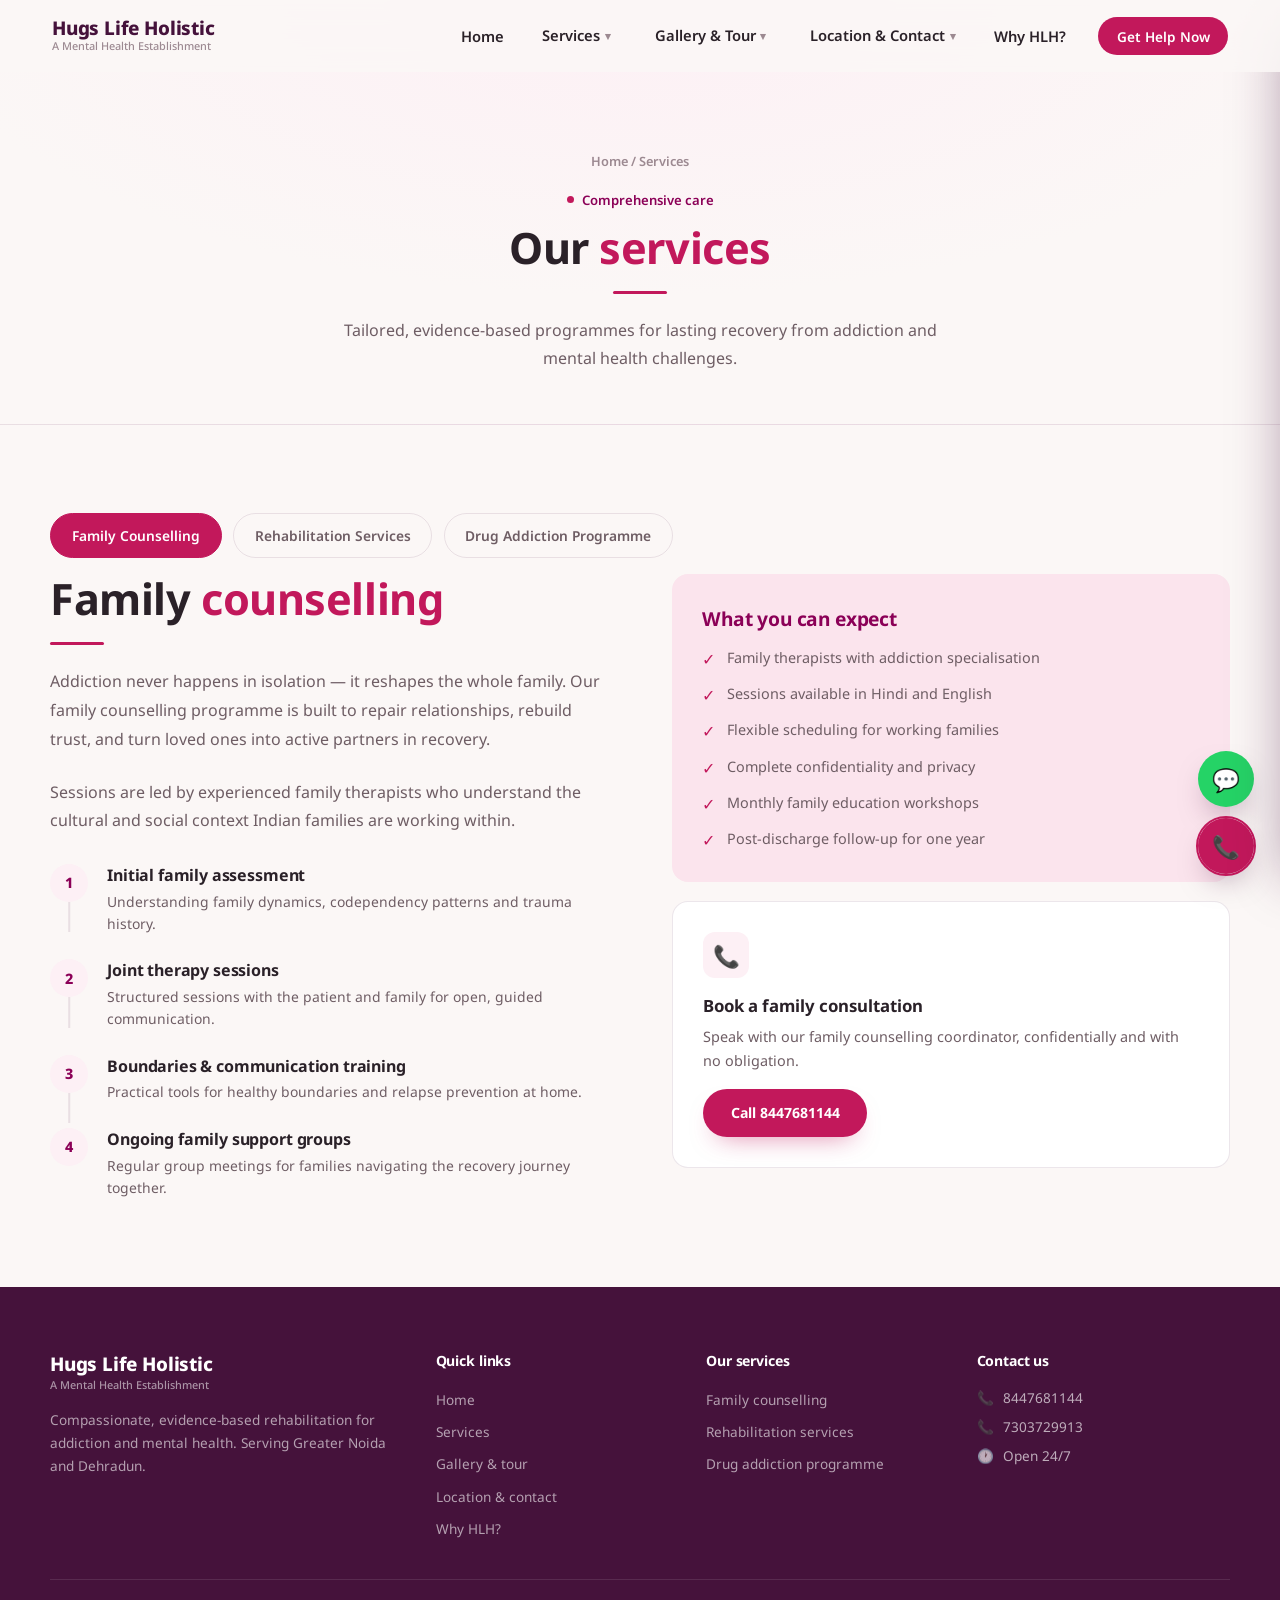
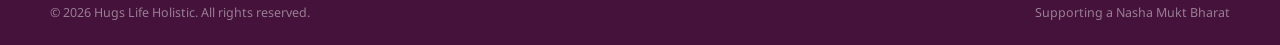
<file: services.html>
<!DOCTYPE html>
<html lang="en">
<head>
<link rel="icon" href="favicon.ico" type="image/x-icon">
<meta charset="UTF-8" />
<meta name="viewport" content="width=device-width, initial-scale=1.0" />
<title>Services — Family Counselling, Rehabilitation & Drug Addiction Programme | Hugs Life Holistic</title>
<meta name="description" content="Family counselling, residential rehabilitation and a full drug addiction programme at Hugs Life Holistic, Greater Noida." />
<link rel="stylesheet" href="style.css" />
<link rel="preconnect" href="https://fonts.googleapis.com" />
<link rel="preconnect" href="https://fonts.gstatic.com" crossorigin />
</head>
<body data-page="services">

<div class="page-curtain"><svg viewBox="0 0 24 24" fill="none"><path d="M12 21s-7.5-4.6-10-9.3C.3 8.4 2 4.5 5.6 4c2.2-.3 4.2.9 6.4 3.3C14.2 4.9 16.2 3.7 18.4 4c3.6.5 5.3 4.4 3.6 7.7C19.5 16.4 12 21 12 21z" fill="#F48FB1"/></svg></div>
<div class="nav-scrim"></div>

<nav class="navbar">
  <div class="nav-inner">
    <a class="nav-brand" href="index.html"><span class="brand-name">Hugs Life Holistic</span><span class="brand-tag">A Mental Health Establishment</span></a>
    <ul class="nav-links">
      <li><a class="nav-link" data-page="home" href="index.html">Home</a></li>
      <li>
        <button class="nav-btn">Services <span class="dropdown-arrow">▾</span></button>
        <ul class="nav-dropdown">
          <li><a href="services.html#family">Family Counselling</a></li>
          <li><a href="services.html#rehab">Rehabilitation Services</a></li>
          <li><a href="services.html#drug">Drug Addiction Programme</a></li>
        </ul>
      </li>
      <li>
        <button class="nav-btn">Gallery & Tour <span class="dropdown-arrow">▾</span></button>
        <ul class="nav-dropdown">
          <li><a href="gallery.html#facility">Our Facility</a></li>
          <li><a href="gallery.html#inside">Inside Centre</a></li>
          <li><a href="gallery.html#safety">Safety & Care</a></li>
          <li><a href="gallery.html#food">Food & Nutrition</a></li>
        </ul>
      </li>
      <li>
        <button class="nav-btn">Location & Contact <span class="dropdown-arrow">▾</span></button>
        <ul class="nav-dropdown">
          <li><a href="location.html#gnoida">Greater Noida (Main)</a></li>
          <li><a href="location.html#dehradun">Dehradun Branch</a></li>
          <li><a href="location.html#form">Contact Us</a></li>
        </ul>
      </li>
      <li><a class="nav-link" data-page="why" href="why.html">Why HLH?</a></li>
      <li><a class="nav-link nav-cta" href="location.html#form">Get Help Now</a></li>
    </ul>
    <button class="hamburger" id="hamburger" aria-label="Menu"><span></span><span></span><span></span></button>
  </div>
</nav>

<div class="mobile-nav" id="mobileNav">
  <a class="nav-link" href="index.html">Home</a>
  <button class="mnav-btn">Services</button>
  <div class="mobile-sub">
    <a class="nav-link" href="services.html#family">Family Counselling</a>
    <a class="nav-link" href="services.html#rehab">Rehabilitation Services</a>
    <a class="nav-link" href="services.html#drug">Drug Addiction Programme</a>
  </div>
  <button class="mnav-btn">Gallery & Centre Tour</button>
  <div class="mobile-sub">
    <a class="nav-link" href="gallery.html#facility">Our Facility</a>
    <a class="nav-link" href="gallery.html#inside">Inside Centre</a>
    <a class="nav-link" href="gallery.html#safety">Safety & Care</a>
    <a class="nav-link" href="gallery.html#food">Food & Nutrition</a>
  </div>
  <button class="mnav-btn">Location & Contact</button>
  <div class="mobile-sub">
    <a class="nav-link" href="location.html#gnoida">Greater Noida</a>
    <a class="nav-link" href="location.html#dehradun">Dehradun Branch</a>
  </div>
  <a class="nav-link" href="why.html">Why HLH?</a>
  <a class="nav-link" href="location.html#form">Get Help Now</a>
</div>

<div class="page-banner">
  <div class="page-banner-inner">
    <div class="breadcrumb"><a href="index.html">Home</a> / Services</div>
    <span class="tag center">Comprehensive care</span>
    <h1 class="section-title">Our <span>services</span></h1>
    <div class="divider center"></div>
    <p style="color:var(--warm-gray);line-height:1.78;">Tailored, evidence-based programmes for lasting recovery from addiction and mental health challenges.</p>
  </div>
</div>

<section class="section">
  <div class="section-inner">
    <div class="service-tabs">
      <button class="tab-btn active" data-tab="family">Family Counselling</button>
      <button class="tab-btn" data-tab="rehab">Rehabilitation Services</button>
      <button class="tab-btn" data-tab="drug">Drug Addiction Programme</button>
    </div>

    <div class="tab-panel active" data-panel="family">
      <div class="two-col-grid">
        <div>
          <h2 class="section-title">Family <span>counselling</span></h2>
          <div class="divider"></div>
          <p style="color:var(--warm-gray);line-height:1.8;margin-bottom:1.5rem;">Addiction never happens in isolation — it reshapes the whole family. Our family counselling programme is built to repair relationships, rebuild trust, and turn loved ones into active partners in recovery.</p>
          <p style="color:var(--warm-gray);line-height:1.8;margin-bottom:1.8rem;">Sessions are led by experienced family therapists who understand the cultural and social context Indian families are working within.</p>
          <div class="steps">
            <div class="step"><div class="step-num">1</div><div class="step-text"><h4>Initial family assessment</h4><p>Understanding family dynamics, codependency patterns and trauma history.</p></div></div>
            <div class="step"><div class="step-num">2</div><div class="step-text"><h4>Joint therapy sessions</h4><p>Structured sessions with the patient and family for open, guided communication.</p></div></div>
            <div class="step"><div class="step-num">3</div><div class="step-text"><h4>Boundaries & communication training</h4><p>Practical tools for healthy boundaries and relapse prevention at home.</p></div></div>
            <div class="step"><div class="step-num">4</div><div class="step-text"><h4>Ongoing family support groups</h4><p>Regular group meetings for families navigating the recovery journey together.</p></div></div>
          </div>
        </div>
        <div>
          <div class="card" style="background:var(--fuchsia-blush);border:none;">
            <h3 style="font-size:1.2rem;color:var(--fuchsia-deep);margin-bottom:1rem;">What you can expect</h3>
            <ul style="list-style:none;display:flex;flex-direction:column;gap:0.9rem;">
              <li style="display:flex;gap:0.75rem;"><span style="color:var(--fuchsia-core);">✓</span><span style="color:var(--warm-gray);font-size:0.9rem;">Family therapists with addiction specialisation</span></li>
              <li style="display:flex;gap:0.75rem;"><span style="color:var(--fuchsia-core);">✓</span><span style="color:var(--warm-gray);font-size:0.9rem;">Sessions available in Hindi and English</span></li>
              <li style="display:flex;gap:0.75rem;"><span style="color:var(--fuchsia-core);">✓</span><span style="color:var(--warm-gray);font-size:0.9rem;">Flexible scheduling for working families</span></li>
              <li style="display:flex;gap:0.75rem;"><span style="color:var(--fuchsia-core);">✓</span><span style="color:var(--warm-gray);font-size:0.9rem;">Complete confidentiality and privacy</span></li>
              <li style="display:flex;gap:0.75rem;"><span style="color:var(--fuchsia-core);">✓</span><span style="color:var(--warm-gray);font-size:0.9rem;">Monthly family education workshops</span></li>
              <li style="display:flex;gap:0.75rem;"><span style="color:var(--fuchsia-core);">✓</span><span style="color:var(--warm-gray);font-size:0.9rem;">Post-discharge follow-up for one year</span></li>
            </ul>
          </div>
          <div class="card" style="margin-top:1.2rem;">
            <div class="card-icon">📞</div>
            <div class="card-title">Book a family consultation</div>
            <p>Speak with our family counselling coordinator, confidentially and with no obligation.</p>
            <a href="tel:8447681144" class="btn-primary" style="display:inline-block;margin-top:1rem;font-size:0.88rem;">Call 8447681144</a>
          </div>
        </div>
      </div>
    </div>

    <div class="tab-panel" data-panel="rehab">
      <div class="two-col-grid">
        <div>
          <h2 class="section-title">Rehabilitation <span>services</span></h2>
          <div class="divider"></div>
          <p style="color:var(--warm-gray);line-height:1.8;margin-bottom:1.5rem;">Our residential programme gives people a structured, nurturing environment to heal in — away from triggers, with clinical professionals, counsellors and peers close by every day.</p>
          <div class="cards-grid" style="grid-template-columns:1fr 1fr;gap:1rem;">
            <div class="card"><div class="card-icon">🛏️</div><div class="card-title">Residential stay</div><p>Clean, comfortable rooms with 24/7 care and security.</p></div>
            <div class="card"><div class="card-icon">🧘</div><div class="card-title">Holistic therapies</div><p>Daily yoga, meditation and breathing practice.</p></div>
            <div class="card"><div class="card-icon">📚</div><div class="card-title">Life skills training</div><p>Vocational guidance and social skills rebuilding.</p></div>
            <div class="card"><div class="card-icon">🤝</div><div class="card-title">Peer support</div><p>Group therapy and mentorship from alumni.</p></div>
            <div class="card"><div class="card-icon">🍱</div><div class="card-title">Nutritional care</div><p>Dietician-planned, freshly cooked meals.</p></div>
            <div class="card"><div class="card-icon">📋</div><div class="card-title">Aftercare planning</div><p>A personalised post-discharge and follow-up plan.</p></div>
          </div>
        </div>
        <div>
          <div class="card" style="margin-bottom:1.2rem;">
            <h3 style="font-size:1.2rem;color:var(--charcoal);margin-bottom:1rem;">Programme structure</h3>
            <div class="steps">
              <div class="step"><div class="step-num">1</div><div class="step-text"><h4>Detoxification (1–2 weeks)</h4><p>Medically supervised withdrawal management in a clinical setting.</p></div></div>
              <div class="step"><div class="step-num">2</div><div class="step-text"><h4>Intensive therapy (4–8 weeks)</h4><p>Daily individual and group therapy, CBT and motivational interviewing.</p></div></div>
              <div class="step"><div class="step-num">3</div><div class="step-text"><h4>Reintegration (2–4 weeks)</h4><p>A gradual return to daily responsibilities with continued support.</p></div></div>
              <div class="step"><div class="step-num">4</div><div class="step-text"><h4>Aftercare (12 months)</h4><p>Outpatient follow-ups, alumni groups and family sessions.</p></div></div>
            </div>
          </div>
          <a href="tel:8447681144" class="btn-primary" style="display:block;text-align:center;">Enquire about admission</a>
        </div>
      </div>
    </div>

    <div class="tab-panel" data-panel="drug">
      <h2 class="section-title">Drug addiction <span>programme</span></h2>
      <div class="divider"></div>
      <p style="color:var(--warm-gray);line-height:1.8;max-width:700px;margin-bottom:2.5rem;">Our flagship de-addiction programme is built on the ASAM framework, combining medical management, evidence-based psychotherapy, holistic wellness and long-term aftercare, all under one roof.</p>
      <div class="cards-grid">
        <div class="card"><div class="card-icon">🏥</div><div class="card-title">Medical detoxification</div><p>24/7 medically supervised detox with support to manage withdrawal safely.</p></div>
        <div class="card"><div class="card-icon">🧠</div><div class="card-title">Dual diagnosis treatment</div><p>Treating addiction and co-occurring conditions like depression or anxiety together.</p></div>
        <div class="card"><div class="card-icon">💬</div><div class="card-title">Cognitive behavioural therapy</div><p>Identifying and changing the thought patterns that fuel substance use.</p></div>
        <div class="card"><div class="card-icon">🔄</div><div class="card-title">Relapse prevention</div><p>SMART Recovery and 12-step work, adapted for the Indian context.</p></div>
        <div class="card"><div class="card-icon">🌿</div><div class="card-title">Holistic healing</div><p>Yoga, art and music therapy, naturopathy and spiritual counselling.</p></div>
        <div class="card"><div class="card-icon">📱</div><div class="card-title">Aftercare & alumni network</div><p>Monthly follow-up calls and a dedicated helpline after discharge.</p></div>
      </div>
      <div style="margin-top:2.5rem;padding:2rem;background:linear-gradient(155deg,var(--plum),var(--fuchsia-deep));border-radius:var(--radius-lg);color:var(--white);text-align:center;">
        <h3 style="font-size:1.4rem;margin-bottom:0.75rem;">Substances we treat</h3>
        <div style="display:flex;flex-wrap:wrap;gap:0.75rem;justify-content:center;margin-top:1rem;">
          <span style="background:rgba(255,255,255,0.15);border-radius:999px;padding:0.4rem 1rem;font-size:0.82rem;">Alcohol</span>
          <span style="background:rgba(255,255,255,0.15);border-radius:999px;padding:0.4rem 1rem;font-size:0.82rem;">Heroin & opioids</span>
          <span style="background:rgba(255,255,255,0.15);border-radius:999px;padding:0.4rem 1rem;font-size:0.82rem;">Cannabis</span>
          <span style="background:rgba(255,255,255,0.15);border-radius:999px;padding:0.4rem 1rem;font-size:0.82rem;">Cocaine</span>
          <span style="background:rgba(255,255,255,0.15);border-radius:999px;padding:0.4rem 1rem;font-size:0.82rem;">Methamphetamine</span>
          <span style="background:rgba(255,255,255,0.15);border-radius:999px;padding:0.4rem 1rem;font-size:0.82rem;">Prescription drug abuse</span>
          <span style="background:rgba(255,255,255,0.15);border-radius:999px;padding:0.4rem 1rem;font-size:0.82rem;">Tobacco & nicotine</span>
          <span style="background:rgba(255,255,255,0.15);border-radius:999px;padding:0.4rem 1rem;font-size:0.82rem;">Behavioural addictions</span>
        </div>
      </div>
    </div>
  </div>
</section>

<footer>
  <div class="footer-inner">
    <div class="footer-brand"><div class="brand-name">Hugs Life Holistic</div><div class="brand-tag">A Mental Health Establishment</div><p>Compassionate, evidence-based rehabilitation for addiction and mental health. Serving Greater Noida and Dehradun.</p></div>
    <div class="footer-col"><h4>Quick links</h4><ul><li><a href="index.html">Home</a></li><li><a href="services.html">Services</a></li><li><a href="gallery.html">Gallery & tour</a></li><li><a href="location.html">Location & contact</a></li><li><a href="why.html">Why HLH?</a></li></ul></div>
    <div class="footer-col"><h4>Our services</h4><ul><li><a href="services.html#family">Family counselling</a></li><li><a href="services.html#rehab">Rehabilitation services</a></li><li><a href="services.html#drug">Drug addiction programme</a></li></ul></div>
    <div class="footer-col"><h4>Contact us</h4>
      <div class="footer-contact-item"><span>📞</span><span>8447681144</span></div>
      <div class="footer-contact-item"><span>📞</span><span>7303729913</span></div>
      <div class="footer-contact-item"><span>🕐</span><span>Open 24/7</span></div>
    </div>
  </div>
  <div class="footer-bottom"><span>© 2026 Hugs Life Holistic. All rights reserved.</span><span>Supporting a Nasha Mukt Bharat</span></div>
</footer>

<div class="floating-help">
  <a href="https://wa.me/918447681144" target="_blank" class="fh-btn" style="background:#25D366;" aria-label="WhatsApp us">💬</a>
  <a href="tel:8447681144" class="fh-btn fh-call" aria-label="Call us">📞</a>
</div>

<script src="main.js"></script>
</body>
</html>
</file>
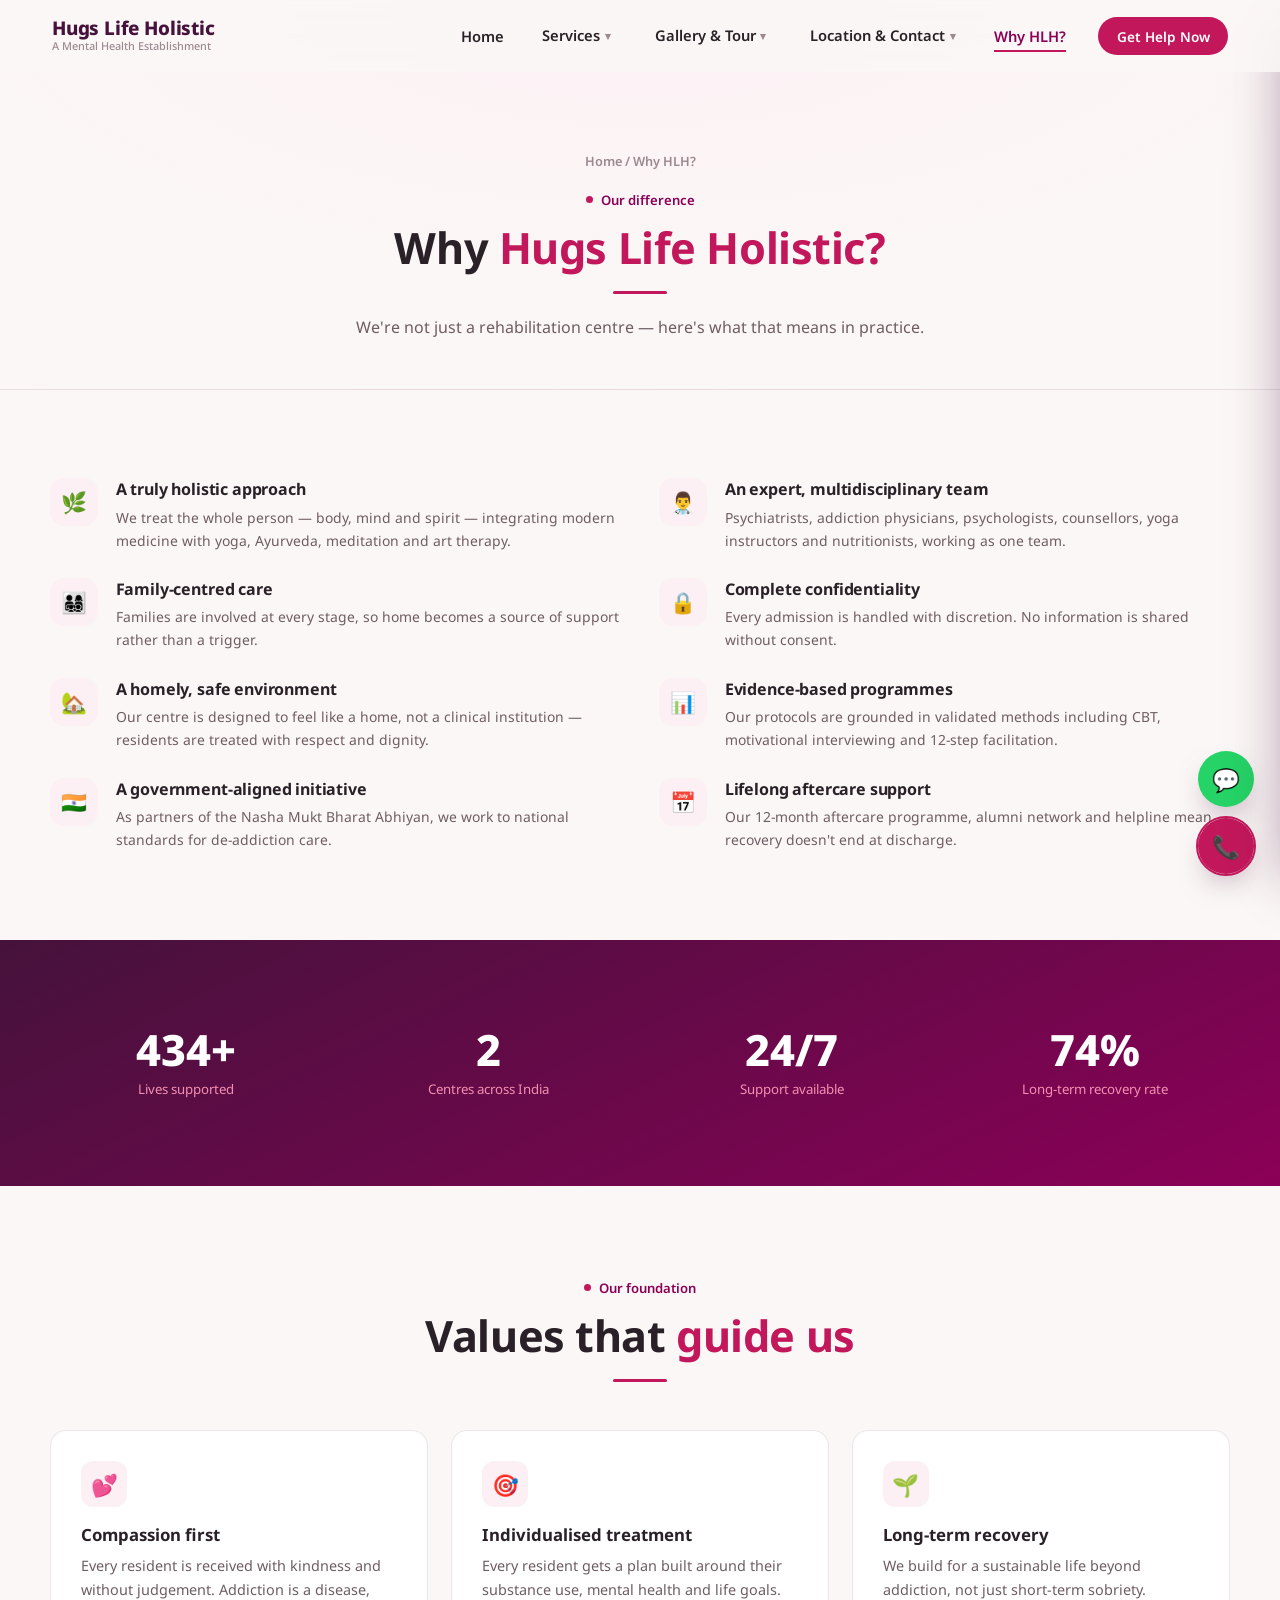
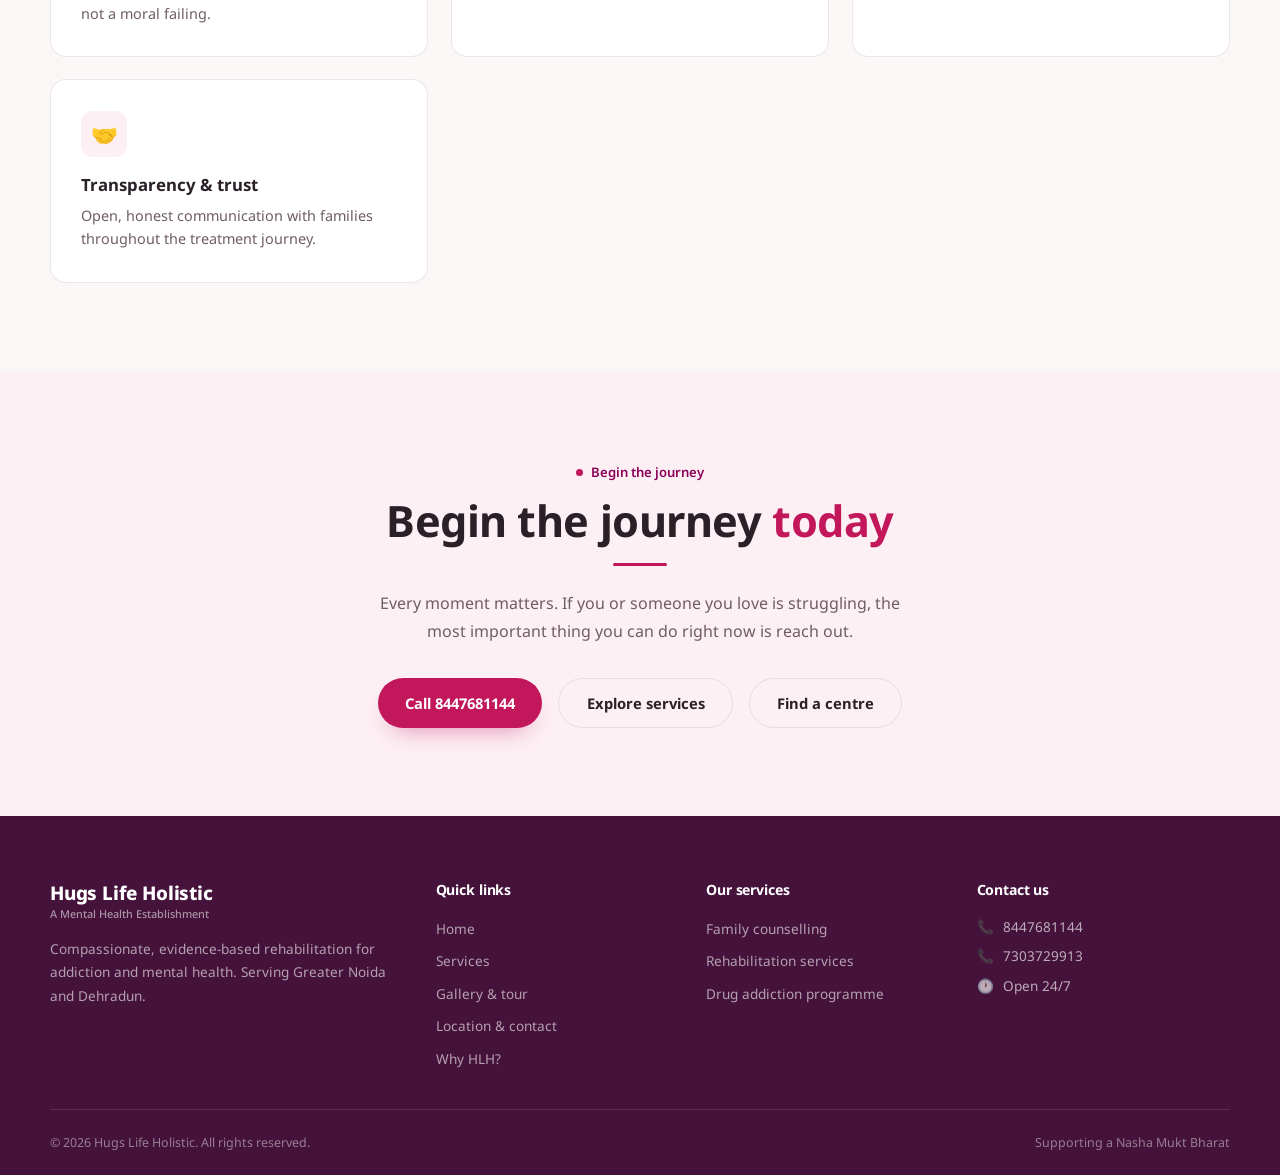
<file: why.html>
<!DOCTYPE html>
<html lang="en">
<head>
<link rel="icon" href="favicon.ico" type="image/x-icon">
<meta charset="UTF-8" />
<meta name="viewport" content="width=device-width, initial-scale=1.0" />
<title>Why Hugs Life Holistic — Our Difference</title>
<meta name="description" content="What sets Hugs Life Holistic apart — a holistic, family-centred, evidence-based approach to addiction recovery." />
<link rel="stylesheet" href="style.css" />
<link rel="preconnect" href="https://fonts.googleapis.com" />
<link rel="preconnect" href="https://fonts.gstatic.com" crossorigin />
</head>
<body data-page="why">

<div class="page-curtain"><svg viewBox="0 0 24 24" fill="none"><path d="M12 21s-7.5-4.6-10-9.3C.3 8.4 2 4.5 5.6 4c2.2-.3 4.2.9 6.4 3.3C14.2 4.9 16.2 3.7 18.4 4c3.6.5 5.3 4.4 3.6 7.7C19.5 16.4 12 21 12 21z" fill="#F48FB1"/></svg></div>
<div class="nav-scrim"></div>

<nav class="navbar">
  <div class="nav-inner">
    <a class="nav-brand" href="index.html"><span class="brand-name">Hugs Life Holistic</span><span class="brand-tag">A Mental Health Establishment</span></a>
    <ul class="nav-links">
      <li><a class="nav-link" data-page="home" href="index.html">Home</a></li>
      <li>
        <button class="nav-btn">Services <span class="dropdown-arrow">▾</span></button>
        <ul class="nav-dropdown">
          <li><a href="services.html#family">Family Counselling</a></li>
          <li><a href="services.html#rehab">Rehabilitation Services</a></li>
          <li><a href="services.html#drug">Drug Addiction Programme</a></li>
        </ul>
      </li>
      <li>
        <button class="nav-btn">Gallery & Tour <span class="dropdown-arrow">▾</span></button>
        <ul class="nav-dropdown">
          <li><a href="gallery.html#facility">Our Facility</a></li>
          <li><a href="gallery.html#inside">Inside Centre</a></li>
          <li><a href="gallery.html#safety">Safety & Care</a></li>
          <li><a href="gallery.html#food">Food & Nutrition</a></li>
        </ul>
      </li>
      <li>
        <button class="nav-btn">Location & Contact <span class="dropdown-arrow">▾</span></button>
        <ul class="nav-dropdown">
          <li><a href="location.html#gnoida">Greater Noida (Main)</a></li>
          <li><a href="location.html#dehradun">Dehradun Branch</a></li>
          <li><a href="location.html#form">Contact Us</a></li>
        </ul>
      </li>
      <li><a class="nav-link" data-page="why" href="why.html">Why HLH?</a></li>
      <li><a class="nav-link nav-cta" href="location.html#form">Get Help Now</a></li>
    </ul>
    <button class="hamburger" id="hamburger" aria-label="Menu"><span></span><span></span><span></span></button>
  </div>
</nav>

<div class="mobile-nav" id="mobileNav">
  <a class="nav-link" href="index.html">Home</a>
  <button class="mnav-btn">Services</button>
  <div class="mobile-sub">
    <a class="nav-link" href="services.html#family">Family Counselling</a>
    <a class="nav-link" href="services.html#rehab">Rehabilitation Services</a>
    <a class="nav-link" href="services.html#drug">Drug Addiction Programme</a>
  </div>
  <button class="mnav-btn">Gallery & Centre Tour</button>
  <div class="mobile-sub">
    <a class="nav-link" href="gallery.html#facility">Our Facility</a>
    <a class="nav-link" href="gallery.html#inside">Inside Centre</a>
    <a class="nav-link" href="gallery.html#safety">Safety & Care</a>
    <a class="nav-link" href="gallery.html#food">Food & Nutrition</a>
  </div>
  <button class="mnav-btn">Location & Contact</button>
  <div class="mobile-sub">
    <a class="nav-link" href="location.html#gnoida">Greater Noida</a>
    <a class="nav-link" href="location.html#dehradun">Dehradun Branch</a>
  </div>
  <a class="nav-link" href="why.html">Why HLH?</a>
  <a class="nav-link" href="location.html#form">Get Help Now</a>
</div>

<div class="page-banner">
  <div class="page-banner-inner">
    <div class="breadcrumb"><a href="index.html">Home</a> / Why HLH?</div>
    <span class="tag center">Our difference</span>
    <h1 class="section-title">Why <span>Hugs Life Holistic?</span></h1>
    <div class="divider center"></div>
    <p style="color:var(--warm-gray);">We're not just a rehabilitation centre — here's what that means in practice.</p>
  </div>
</div>

<section class="section">
  <div class="section-inner">
    <div class="why-grid">
      <div class="why-feature reveal"><div class="why-icon">🌿</div><div class="why-text"><h4>A truly holistic approach</h4><p>We treat the whole person — body, mind and spirit — integrating modern medicine with yoga, Ayurveda, meditation and art therapy.</p></div></div>
      <div class="why-feature reveal reveal-delay-1"><div class="why-icon">👨‍⚕️</div><div class="why-text"><h4>An expert, multidisciplinary team</h4><p>Psychiatrists, addiction physicians, psychologists, counsellors, yoga instructors and nutritionists, working as one team.</p></div></div>
      <div class="why-feature reveal reveal-delay-2"><div class="why-icon">👨‍👩‍👧‍👦</div><div class="why-text"><h4>Family-centred care</h4><p>Families are involved at every stage, so home becomes a source of support rather than a trigger.</p></div></div>
      <div class="why-feature reveal reveal-delay-3"><div class="why-icon">🔒</div><div class="why-text"><h4>Complete confidentiality</h4><p>Every admission is handled with discretion. No information is shared without consent.</p></div></div>
      <div class="why-feature reveal"><div class="why-icon">🏡</div><div class="why-text"><h4>A homely, safe environment</h4><p>Our centre is designed to feel like a home, not a clinical institution — residents are treated with respect and dignity.</p></div></div>
      <div class="why-feature reveal reveal-delay-1"><div class="why-icon">📊</div><div class="why-text"><h4>Evidence-based programmes</h4><p>Our protocols are grounded in validated methods including CBT, motivational interviewing and 12-step facilitation.</p></div></div>
      <div class="why-feature reveal reveal-delay-2"><div class="why-icon">🇮🇳</div><div class="why-text"><h4>A government-aligned initiative</h4><p>As partners of the Nasha Mukt Bharat Abhiyan, we work to national standards for de-addiction care.</p></div></div>
      <div class="why-feature reveal reveal-delay-3"><div class="why-icon">📅</div><div class="why-text"><h4>Lifelong aftercare support</h4><p>Our 12-month aftercare programme, alumni network and helpline mean recovery doesn't end at discharge.</p></div></div>
    </div>
  </div>
</section>

<section class="section band-fuchsia">
  <div class="section-inner">
    <div class="stats-row">
      <div class="stat-block"><div class="num"><span class="count-up" data-target="500" data-suffix="+">0</span></div><div class="label">Lives supported</div></div>
      <div class="stat-block"><div class="num"><span class="count-up" data-target="2" data-suffix="">0</span></div><div class="label">Centres across India</div></div>
      <div class="stat-block"><div class="num">24/7</div><div class="label">Support available</div></div>
      <div class="stat-block"><div class="num"><span class="count-up" data-target="85" data-suffix="%">0</span></div><div class="label">Long-term recovery rate</div></div>
    </div>
  </div>
</section>

<section class="section">
  <div class="section-inner">
    <div class="section-header center reveal">
      <span class="tag">Our foundation</span>
      <h2 class="section-title">Values that <span>guide us</span></h2>
      <div class="divider center"></div>
    </div>
    <div class="cards-grid">
      <div class="card reveal reveal-delay-1"><div class="card-icon">💕</div><div class="card-title">Compassion first</div><p>Every resident is received with kindness and without judgement. Addiction is a disease, not a moral failing.</p></div>
      <div class="card reveal reveal-delay-2"><div class="card-icon">🎯</div><div class="card-title">Individualised treatment</div><p>Every resident gets a plan built around their substance use, mental health and life goals.</p></div>
      <div class="card reveal reveal-delay-3"><div class="card-icon">🌱</div><div class="card-title">Long-term recovery</div><p>We build for a sustainable life beyond addiction, not just short-term sobriety.</p></div>
      <div class="card reveal reveal-delay-4"><div class="card-icon">🤝</div><div class="card-title">Transparency & trust</div><p>Open, honest communication with families throughout the treatment journey.</p></div>
    </div>
  </div>
</section>

<section class="section accent-band" style="text-align:center;">
  <div class="section-inner">
    <span class="tag center">Begin the journey</span>
    <h2 class="section-title">Begin the journey <span>today</span></h2>
    <div class="divider center"></div>
    <p style="color:var(--warm-gray);max-width:520px;margin:0 auto 2rem;line-height:1.78;">Every moment matters. If you or someone you love is struggling, the most important thing you can do right now is reach out.</p>
    <div style="display:flex;gap:1rem;justify-content:center;flex-wrap:wrap;">
      <a href="tel:8447681144" class="btn-primary">Call 8447681144</a>
      <a href="services.html" class="btn-secondary">Explore services</a>
      <a href="location.html" class="btn-secondary">Find a centre</a>
    </div>
  </div>
</section>

<footer>
  <div class="footer-inner">
    <div class="footer-brand"><div class="brand-name">Hugs Life Holistic</div><div class="brand-tag">A Mental Health Establishment</div><p>Compassionate, evidence-based rehabilitation for addiction and mental health. Serving Greater Noida and Dehradun.</p></div>
    <div class="footer-col"><h4>Quick links</h4><ul><li><a href="index.html">Home</a></li><li><a href="services.html">Services</a></li><li><a href="gallery.html">Gallery & tour</a></li><li><a href="location.html">Location & contact</a></li><li><a href="why.html">Why HLH?</a></li></ul></div>
    <div class="footer-col"><h4>Our services</h4><ul><li><a href="services.html#family">Family counselling</a></li><li><a href="services.html#rehab">Rehabilitation services</a></li><li><a href="services.html#drug">Drug addiction programme</a></li></ul></div>
    <div class="footer-col"><h4>Contact us</h4>
      <div class="footer-contact-item"><span>📞</span><span>8447681144</span></div>
      <div class="footer-contact-item"><span>📞</span><span>7303729913</span></div>
      <div class="footer-contact-item"><span>🕐</span><span>Open 24/7</span></div>
    </div>
  </div>
  <div class="footer-bottom"><span>© 2026 Hugs Life Holistic. All rights reserved.</span><span>Supporting a Nasha Mukt Bharat</span></div>
</footer>

<div class="floating-help">
  <a href="https://wa.me/918447681144" target="_blank" class="fh-btn" style="background:#25D366;" aria-label="WhatsApp us">💬</a>
  <a href="tel:8447681144" class="fh-btn fh-call" aria-label="Call us">📞</a>
</div>

<script src="main.js"></script>
</body>
</html>
</file>
<file: style.css>
/* ============================================================
   HUGS LIFE HOLISTIC — Design System
   Typeface: Noto Sans only (weights 400–800), no display/script face.
   Palette: warm plum + fuchsia, grounded rather than clinical.
   ============================================================ */

@import url('https://fonts.googleapis.com/css2?family=Noto+Sans:ital,wght@0,400;0,500;0,600;0,700;0,800;1,400&display=swap');

:root{
  /* ---- Color ---- */
  --fuchsia-core:   #C2185B;
  --fuchsia-deep:   #8B0057;
  --fuchsia-light:  #F48FB1;
  --fuchsia-pale:   #FDF0F5;
  --fuchsia-blush:  #FBE4ED;
  --plum:           #45123B;
  --plum-soft:      #5C1F4E;
  --sand:           #FBF7F6;
  --charcoal:       #2A2128;
  --warm-gray:      #6E5D64;
  --warm-gray-soft: #9C8991;
  --sage:           #6E8F6C;
  --line:           rgba(69,18,59,0.10);
  --white:          #FFFFFF;

  /* ---- Type ---- */
  --font: 'Noto Sans', -apple-system, 'Segoe UI', sans-serif;

  /* ---- Shape / motion ---- */
  --radius-sm: 10px;
  --radius-md: 16px;
  --radius-lg: 26px;
  --ease: cubic-bezier(.22,.68,0,1);
  --ease-soft: cubic-bezier(.4,0,.2,1);
  --dur-1: 0.5s;
  --dur-2: 0.85s;
}

@media (prefers-reduced-motion: reduce){
  *, *::before, *::after{
    animation-duration: 0.001ms !important;
    animation-iteration-count: 1 !important;
    transition-duration: 0.001ms !important;
    scroll-behavior: auto !important;
  }
}

*{ box-sizing: border-box; }
html{ scroll-behavior: smooth; }
body{
  margin:0;
  font-family: var(--font);
  color: var(--charcoal);
  background: var(--sand);
  -webkit-font-smoothing: antialiased;
  overflow-x: hidden;
}
img{ max-width:100%; display:block; }
a{ color: inherit; text-decoration: none; }
ul{ margin:0; padding:0; }
button{ font-family: inherit; cursor:pointer; border:none; background:none; }
h1,h2,h3,h4{ margin:0; font-weight:700; letter-spacing:-0.01em; }
p{ margin:0; }

:focus-visible{
  outline: 2.5px solid var(--fuchsia-core);
  outline-offset: 3px;
  border-radius: 4px;
}

/* ============================================================
   PAGE-LOAD CURTAIN — one orchestrated entrance, not per-element
   ============================================================ */
.page-curtain{
  position: fixed; inset:0; z-index:9999;
  background: var(--plum);
  display:flex; align-items:center; justify-content:center;
  transform-origin: bottom;
}
.page-curtain svg{ width:56px; height:56px; opacity:0.9; }
.page-curtain.is-leaving{
  animation: curtainLeave 0.72s var(--ease) forwards;
}
@keyframes curtainLeave{
  0%{ transform: translateY(0); }
  100%{ transform: translateY(-100%); }
}
@media (prefers-reduced-motion: reduce){ .page-curtain{ display:none; } }

/* ============================================================
   NAVBAR
   ============================================================ */
.navbar{
  position: fixed; top:0; left:0; right:0; z-index:500;
  background: rgba(251,247,246,0.86);
  backdrop-filter: blur(14px) saturate(1.4);
  -webkit-backdrop-filter: blur(14px) saturate(1.4);
  border-bottom: 1px solid transparent;
  transition: background var(--dur-1) var(--ease-soft),
              border-color var(--dur-1) var(--ease-soft),
              box-shadow var(--dur-1) var(--ease-soft),
              padding var(--dur-1) var(--ease-soft);
}
.navbar.is-scrolled{
  border-bottom-color: var(--line);
  box-shadow: 0 8px 28px -18px rgba(69,18,59,0.35);
}
.nav-inner{
  max-width:1240px; margin:0 auto;
  display:flex; align-items:center; justify-content:space-between;
  padding: 1.15rem 2rem;
  transition: padding var(--dur-1) var(--ease-soft);
}
.navbar.is-scrolled .nav-inner{ padding: 0.7rem 2rem; }

.nav-brand{ display:flex; flex-direction:column; line-height:1.15; }
.brand-name{ font-size:1.18rem; font-weight:800; color: var(--plum); letter-spacing:-0.01em; }
.brand-tag{ font-size:0.68rem; font-weight:500; color: var(--warm-gray-soft); }

.nav-links{ list-style:none; display:flex; align-items:center; gap:2rem; }
.nav-links > li{ position:relative; }

.nav-link{
  font-size:0.92rem; font-weight:600; color: var(--charcoal);
  position:relative; padding: 0.3rem 0;
}
.nav-link::after{
  content:''; position:absolute; left:0; bottom:-2px;
  width:0; height:2px; background: var(--fuchsia-core);
  transition: width 0.32s var(--ease);
}
.nav-link:hover::after,
.nav-link.is-active::after{ width:100%; }
.nav-link.is-active{ color: var(--fuchsia-deep); }

.nav-btn{
  font-size:0.92rem; font-weight:600; color: var(--charcoal);
  display:flex; align-items:center; gap:0.3rem;
}
.dropdown-arrow{ font-size:0.7rem; transition: transform 0.28s var(--ease); color: var(--warm-gray-soft); }
.nav-links > li:hover .dropdown-arrow{ transform: rotate(180deg); }

.nav-dropdown{
  list-style:none; position:absolute; top:calc(100% + 14px); left:50%;
  transform: translate(-50%, 8px);
  background: var(--white); border-radius: var(--radius-md);
  box-shadow: 0 22px 44px -18px rgba(69,18,59,0.32);
  border: 1px solid var(--line);
  min-width: 230px; padding: 0.5rem;
  opacity:0; visibility:hidden; pointer-events:none;
  transition: opacity 0.26s var(--ease), transform 0.26s var(--ease), visibility 0.26s;
}
.nav-links > li:hover .nav-dropdown{
  opacity:1; visibility:visible; pointer-events:auto; transform: translate(-50%, 0);
}
.nav-dropdown li a{
  display:block; padding: 0.62rem 0.85rem; border-radius: 9px;
  font-size:0.87rem; font-weight:500; color: var(--warm-gray);
  transition: background 0.2s, color 0.2s, padding-left 0.2s var(--ease);
}
.nav-dropdown li a:hover{ background: var(--fuchsia-pale); color: var(--fuchsia-deep); padding-left: 1.1rem; }

.nav-cta{
  background: var(--fuchsia-core); color: var(--white) !important;
  padding: 0.6rem 1.15rem; border-radius: 999px; font-size:0.85rem;
  transition: background 0.25s, transform 0.25s var(--ease), box-shadow 0.25s;
}
.nav-cta::after{ display:none; }
.nav-cta:hover{ background: var(--fuchsia-deep); transform: translateY(-1px); box-shadow: 0 10px 24px -10px rgba(194,24,91,0.55); }

.hamburger{ display:none; flex-direction:column; gap:5px; width:28px; }
.hamburger span{ height:2px; width:100%; background: var(--charcoal); border-radius:2px; transition: transform 0.3s var(--ease), opacity 0.3s; }
.hamburger.is-open span:nth-child(1){ transform: translateY(7px) rotate(45deg); }
.hamburger.is-open span:nth-child(2){ opacity:0; }
.hamburger.is-open span:nth-child(3){ transform: translateY(-7px) rotate(-45deg); }

.mobile-nav{
  position:fixed; top:0; right:0; height:100vh; width:min(320px,85vw); z-index:490;
  background: var(--white); padding: 6.5rem 1.6rem 2rem;
  transform: translateX(100%); transition: transform 0.42s var(--ease);
  overflow-y:auto; box-shadow: -20px 0 50px -24px rgba(69,18,59,0.4);
}
.mobile-nav.is-open{ transform: translateX(0); }
.mobile-nav .nav-link{ display:block; padding: 0.85rem 0.2rem; font-size:1rem; border-bottom:1px solid var(--line); }
.mobile-nav .nav-link::after{ display:none; }
.mnav-btn{ display:block; width:100%; text-align:left; padding: 0.85rem 0.2rem; font-weight:700; color: var(--fuchsia-deep); font-size:0.95rem; border-bottom:1px solid var(--line); }
.mobile-sub{ padding-left:0.9rem; display:flex; flex-direction:column; }
.mobile-sub .nav-link{ font-weight:500; font-size:0.9rem; color: var(--warm-gray); border-bottom:none; padding:0.55rem 0.2rem; }
.nav-scrim{ position:fixed; inset:0; background: rgba(42,33,40,0.35); z-index:480; opacity:0; pointer-events:none; transition: opacity 0.35s; }
.nav-scrim.is-open{ opacity:1; pointer-events:auto; }

/* ============================================================
   LAYOUT PRIMITIVES
   ============================================================ */
.section{ padding: 5.5rem 2rem; position:relative; }
.section-inner{ max-width:1180px; margin:0 auto; }
.accent-band{ background: var(--fuchsia-pale); }
.band-fuchsia{
  background: linear-gradient(155deg, var(--plum) 0%, var(--fuchsia-deep) 100%);
  color: var(--white);
}

.tag{
  display:inline-flex; align-items:center; gap:0.5rem;
  font-size:0.82rem; font-weight:600; color: var(--fuchsia-deep);
  margin-bottom: 0.9rem;
}
.tag::before{ content:''; width:7px; height:7px; border-radius:50%; background: var(--fuchsia-core); }

.section-title{ font-size: clamp(1.9rem, 3.4vw, 2.7rem); color: var(--charcoal); line-height:1.16; }
.section-title span{ color: var(--fuchsia-core); }
.section-desc{ color: var(--warm-gray); line-height:1.75; max-width: 620px; }
.center{ text-align:center; margin-left:auto; margin-right:auto; }
.divider{ width:54px; height:3px; background: var(--fuchsia-core); border-radius:3px; margin:1.1rem 0 1.4rem; }
.divider.center{ margin-left:auto; margin-right:auto; }
.section-header{ margin-bottom: 3rem; }

.two-col-grid{ display:grid; grid-template-columns:1fr 1fr; gap:4rem; align-items:start; }
.two-col-grid.align-center{ align-items:center; }

/* ============================================================
   BUTTONS
   ============================================================ */
.btn-primary, .btn-secondary{
  display:inline-flex; align-items:center; gap:0.55rem;
  font-size:0.92rem; font-weight:700; padding: 0.9rem 1.7rem;
  border-radius: 999px; white-space:nowrap;
  transition: transform 0.3s var(--ease), box-shadow 0.3s var(--ease), background 0.25s;
}
.btn-primary{
  background: var(--fuchsia-core); color: var(--white);
  box-shadow: 0 12px 26px -14px rgba(194,24,91,0.6);
}
.btn-primary:hover{ background: var(--fuchsia-deep); transform: translateY(-2px); box-shadow: 0 16px 32px -12px rgba(194,24,91,0.55); }
.btn-primary:active{ transform: translateY(0) scale(0.98); }

.btn-secondary{
  background: transparent; color: var(--charcoal);
  border: 1.5px solid var(--line);
}
.btn-secondary:hover{ border-color: var(--fuchsia-core); color: var(--fuchsia-deep); background: var(--fuchsia-pale); transform: translateY(-2px); }

/* ============================================================
   HERO
   ============================================================ */
.hero{
  padding: 9.5rem 2rem 5rem;
  position:relative; overflow:hidden;
  background: radial-gradient(ellipse 90% 60% at 80% 0%, var(--fuchsia-pale), var(--sand) 62%);
}
.hero-inner{
  max-width:1180px; margin:0 auto;
  display:grid; grid-template-columns: 1.05fr 0.95fr; gap:3.5rem; align-items:center;
}
.hero-eyebrow{
  display:inline-flex; align-items:center; gap:0.55rem;
  background: var(--white); border:1px solid var(--line);
  padding: 0.5rem 1rem 0.5rem 0.7rem; border-radius:999px;
  font-size:0.8rem; font-weight:600; color: var(--fuchsia-deep);
  margin-bottom: 1.6rem;
  box-shadow: 0 10px 24px -18px rgba(69,18,59,0.4);
}
.hero-eyebrow .dot{ width:7px; height:7px; border-radius:50%; background: var(--sage); position:relative; }
.hero-eyebrow .dot::after{
  content:''; position:absolute; inset:-4px; border-radius:50%;
  border:1.5px solid var(--sage); animation: pulseRing 2.4s var(--ease-soft) infinite;
}
@keyframes pulseRing{ 0%{ transform:scale(0.6); opacity:0.9; } 100%{ transform:scale(1.9); opacity:0; } }

.hero-title{ font-size: clamp(2.3rem, 4.6vw, 3.5rem); line-height:1.12; color: var(--charcoal); }
.hero-title .accent{ color: var(--fuchsia-core); }
.hero-subtitle{ margin: 1.4rem 0 2rem; color: var(--warm-gray); font-size:1.05rem; line-height:1.75; max-width:520px; }
.hero-buttons{ display:flex; gap:1rem; flex-wrap:wrap; margin-bottom: 2.8rem; }

.hero-stats{ display:flex; gap:2.4rem; flex-wrap:wrap; }
.stat-item{ border-left: 2px solid var(--line); padding-left: 0.9rem; }
.stat-num{ font-size:1.7rem; font-weight:800; color: var(--fuchsia-deep); line-height:1; }
.stat-label{ font-size:0.78rem; color: var(--warm-gray); margin-top:0.3rem; }

.hero-visual{ position:relative; display:flex; justify-content:center; }
.flower-mandala{ width:min(400px, 90%); animation: floatSlow 7s ease-in-out infinite; }
@keyframes floatSlow{ 0%,100%{ transform: translateY(0); } 50%{ transform: translateY(-14px); } }
.flower-mandala svg .bloom-spin{ transform-origin: 210px 210px; animation: spinSlow 70s linear infinite; }
@keyframes spinSlow{ to{ transform: rotate(360deg); } }

.petal-drift{ position:absolute; inset:0; pointer-events:none; z-index:0; }
.petal-drift span{
  position:absolute; width:10px; height:14px; border-radius:60% 40% 60% 40%;
  background: var(--fuchsia-light); opacity:0.35;
  animation: driftDown linear infinite;
}
@keyframes driftDown{
  0%{ transform: translateY(-40px) rotate(0deg); opacity:0; }
  10%{ opacity:0.4; }
  100%{ transform: translateY(420px) rotate(200deg); opacity:0; }
}

/* ============================================================
   GOVT BANNER
   ============================================================ */
.govt-banner{
  display:flex; align-items:center; gap:1rem;
  background: var(--white); border:1px solid var(--line);
  border-radius: var(--radius-md); padding: 1.1rem 1.5rem;
  flex-wrap:wrap;
}
.govt-banner .flag{ font-size:1.5rem; }
.govt-banner-text{ display:flex; flex-direction:column; gap:0.15rem; flex:1; min-width:220px; }
.govt-banner-text strong{ font-size:0.95rem; color:var(--charcoal); }
.govt-banner-text span{ font-size:0.8rem; color: var(--warm-gray); }

/* ============================================================
   CARDS
   ============================================================ */
.cards-grid{ display:grid; grid-template-columns: repeat(3,1fr); gap:1.4rem; }
.card{
  background: var(--white); border:1px solid var(--line);
  border-radius: var(--radius-md); padding: 1.9rem;
  transition: transform 0.36s var(--ease), box-shadow 0.36s var(--ease), border-color 0.36s;
}
.card:hover{
  transform: translateY(-6px);
  box-shadow: 0 26px 46px -26px rgba(69,18,59,0.32);
  border-color: rgba(194,24,91,0.25);
}
.card-icon{
  width:46px; height:46px; display:flex; align-items:center; justify-content:center;
  font-size:1.35rem; border-radius: 12px; background: var(--fuchsia-pale); margin-bottom:1rem;
  transition: transform 0.36s var(--ease);
}
.card:hover .card-icon{ transform: scale(1.08) rotate(-4deg); }
.card-title{ font-size:1.05rem; font-weight:700; color: var(--charcoal); margin-bottom:0.5rem; }
.card p{ font-size:0.9rem; color: var(--warm-gray); line-height:1.65; }

/* ============================================================
   STEPS
   ============================================================ */
.steps{ display:flex; flex-direction:column; gap:1.5rem; }
.step{ display:flex; gap:1.2rem; }
.step-num{
  flex-shrink:0; width:38px; height:38px; border-radius:50%;
  background: var(--fuchsia-pale); color: var(--fuchsia-deep);
  display:flex; align-items:center; justify-content:center;
  font-weight:800; font-size:0.9rem;
  position:relative;
}
.step:not(:last-child) .step-num::after{
  content:''; position:absolute; top:100%; left:50%; transform:translateX(-50%);
  width:1.5px; height:1.9rem; background: var(--line);
}
.step-text h4{ font-size:1rem; margin-bottom:0.3rem; color: var(--charcoal); }
.step-text p{ font-size:0.87rem; color: var(--warm-gray); line-height:1.6; }

/* ============================================================
   TESTIMONIALS
   ============================================================ */
.testimonial-card{
  background: var(--white); border:1px solid var(--line); border-radius: var(--radius-md);
  padding: 1.6rem; border-left: 3px solid var(--fuchsia-core);
}
.testimonial-card p{ font-size:0.92rem; color: var(--warm-gray); line-height:1.7; font-style:italic; margin-bottom:1.1rem; }
.testimonial-author{ display:flex; align-items:center; gap:0.8rem; }
.author-avatar{
  width:38px; height:38px; border-radius:50%; background: var(--fuchsia-core); color:var(--white);
  display:flex; align-items:center; justify-content:center; font-weight:700; font-size:0.9rem; flex-shrink:0;
}
.author-info .name{ font-size:0.88rem; font-weight:700; color: var(--charcoal); }
.author-info .role{ font-size:0.76rem; color: var(--warm-gray-soft); }

/* ============================================================
   SCROLL REVEAL — one intentional entrance per element, no bounce spam
   ============================================================ */
.reveal{
  opacity:0; transform: translateY(26px);
  transition: opacity 0.7s var(--ease), transform 0.7s var(--ease);
}
.reveal.is-visible{ opacity:1; transform: translateY(0); }
.reveal-delay-1.is-visible{ transition-delay: 0.08s; }
.reveal-delay-2.is-visible{ transition-delay: 0.16s; }
.reveal-delay-3.is-visible{ transition-delay: 0.24s; }
.reveal-delay-4.is-visible{ transition-delay: 0.32s; }

/* ============================================================
   PAGE HERO BANNER (interior pages)
   ============================================================ */
.page-banner{
  padding: 9.5rem 2rem 3.2rem; text-align:center;
  background: radial-gradient(ellipse 80% 100% at 50% 0%, var(--fuchsia-pale), var(--sand) 70%);
  border-bottom:1px solid var(--line);
}
.page-banner-inner{ max-width:640px; margin:0 auto; }
.breadcrumb{ font-size:0.8rem; color: var(--warm-gray-soft); margin-bottom:1rem; font-weight:600; }
.breadcrumb a:hover{ color: var(--fuchsia-core); }

/* ============================================================
   SERVICE TABS
   ============================================================ */
.service-tabs{ display:flex; gap:0.7rem; flex-wrap:wrap; margin-bottom:1rem; }
.tab-btn{
  padding: 0.75rem 1.3rem; border-radius:999px; border:1.5px solid var(--line);
  font-size:0.86rem; font-weight:600; color: var(--warm-gray);
  transition: all 0.28s var(--ease);
}
.tab-btn:hover{ border-color: var(--fuchsia-light); color: var(--fuchsia-deep); }
.tab-btn.active{ background: var(--fuchsia-core); color: var(--white); border-color: var(--fuchsia-core); }

.tab-panel{ display:none; }
.tab-panel.active{ display:block; animation: panelIn 0.5s var(--ease); }
@keyframes panelIn{ from{ opacity:0; transform: translateY(12px); } to{ opacity:1; transform:translateY(0); } }

.gallery-sub-tabs{ display:flex; gap:0.6rem; margin: 1.4rem 0 1.6rem; }
.sub-tab{
  padding:0.55rem 1.1rem; border-radius:999px; font-size:0.82rem; font-weight:600;
  border:1.5px solid var(--line); color: var(--warm-gray); transition: all 0.25s;
}
.sub-tab.active{ background: var(--fuchsia-deep); color:var(--white); border-color: var(--fuchsia-deep); }

/* ============================================================
   GALLERY
   ============================================================ */
.gallery-grid{ display:grid; grid-template-columns: repeat(3,1fr); gap:1.4rem; }
.gallery-card{
  border-radius: var(--radius-md); overflow:hidden; border:1px solid var(--line); background: var(--white);
  transition: transform 0.4s var(--ease), box-shadow 0.4s var(--ease);
}
.gallery-card:hover{ transform: translateY(-5px); box-shadow: 0 24px 44px -26px rgba(69,18,59,0.32); }
.gallery-placeholder{
  height:170px; display:flex; flex-direction:column; align-items:center; justify-content:center; gap:0.5rem;
  background: linear-gradient(155deg, var(--fuchsia-pale), var(--fuchsia-blush));
  color: var(--fuchsia-deep); overflow:hidden; position:relative;
}
.gallery-placeholder span{ font-size:2.1rem; transition: transform 0.5s var(--ease); }
.gallery-card:hover .gallery-placeholder span{ transform: scale(1.15) rotate(-6deg); }
.gallery-placeholder p{ font-size:0.74rem; font-weight:600; opacity:0.75; }
.gallery-caption{ padding:1.1rem 1.3rem 1.3rem; }
.gallery-caption h4{ font-size:0.95rem; margin-bottom:0.35rem; color: var(--charcoal); }
.gallery-caption p{ font-size:0.83rem; color: var(--warm-gray); line-height:1.55; }

/* ============================================================
   WHY GRID
   ============================================================ */
.why-grid{ display:grid; grid-template-columns: 1fr 1fr; gap:1.6rem 2.4rem; }
.why-feature{ display:flex; gap:1.1rem; }
.why-icon{
  flex-shrink:0; width:48px; height:48px; border-radius:14px; background: var(--fuchsia-pale);
  display:flex; align-items:center; justify-content:center; font-size:1.3rem;
}
.why-text h4{ font-size:1rem; margin-bottom:0.4rem; color: var(--charcoal); }
.why-text p{ font-size:0.87rem; color: var(--warm-gray); line-height:1.65; }

/* ============================================================
   LOCATION / CONTACT
   ============================================================ */
.location-grid{ display:grid; grid-template-columns: 1.1fr 0.9fr; gap:2.6rem; align-items:start; }
.location-card{ background: var(--white); border:1px solid var(--line); border-radius: var(--radius-lg); padding:2rem; }
.location-badge{
  display:inline-block; font-size:0.76rem; font-weight:700; padding:0.4rem 0.9rem; border-radius:999px; margin-bottom:1rem;
}
.main-badge{ background: var(--fuchsia-pale); color: var(--fuchsia-deep); }
.branch-badge{ background:#EEF3EC; color: var(--sage); }
.location-card h3{ font-size:1.3rem; margin-bottom:0.4rem; }
.address{ color: var(--warm-gray); font-size:0.9rem; line-height:1.6; margin-bottom:1.2rem; }
.contact-item{ display:flex; align-items:center; gap:0.7rem; padding:0.55rem 0; font-size:0.88rem; color: var(--warm-gray); border-bottom:1px solid var(--line); }
.contact-item:last-of-type{ border-bottom:none; }
.contact-item .icon{ font-size:1rem; }
.map-btn{
  display:inline-flex; align-items:center; gap:0.5rem; margin-top:1.3rem; margin-bottom:1.2rem;
  font-size:0.85rem; font-weight:700; color: var(--fuchsia-deep);
  border-bottom:1.5px solid var(--fuchsia-core); padding-bottom:0.15rem;
  transition: gap 0.25s var(--ease);
}
.map-btn:hover{ gap:0.8rem; }
.map-embed{ border-radius: var(--radius-md); overflow:hidden; border:1px solid var(--line); height:230px; }
.map-embed iframe{ width:100%; height:100%; border:0; filter: saturate(0.85); }

.contact-form{ background: var(--white); border:1px solid var(--line); border-radius: var(--radius-lg); padding:2.2rem; }
.contact-form h3{ font-size:1.3rem; margin-bottom:0.4rem; }
.contact-form > p{ color: var(--warm-gray); font-size:0.87rem; margin-bottom:1.6rem; }
.form-row{ display:grid; grid-template-columns:1fr 1fr; gap:1rem; }
.form-group{ margin-bottom:1.1rem; }
.form-group label{ display:block; font-size:0.8rem; font-weight:600; color: var(--charcoal); margin-bottom:0.4rem; }
.form-group input, .form-group select, .form-group textarea{
  width:100%; padding:0.75rem 0.9rem; border-radius:10px; border:1.5px solid var(--line);
  font-family: var(--font); font-size:0.9rem; color: var(--charcoal); background: var(--sand);
  transition: border-color 0.25s, background 0.25s, box-shadow 0.25s;
}
.form-group textarea{ min-height:100px; resize:vertical; }
.form-group input:focus, .form-group select:focus, .form-group textarea:focus{
  outline:none; border-color: var(--fuchsia-core); background: var(--white);
  box-shadow: 0 0 0 4px rgba(194,24,91,0.1);
}
.form-status{ font-size:0.85rem; font-weight:600; margin-top:0.8rem; min-height:1.2em; }
.form-status.success{ color: var(--sage); }

/* ============================================================
   STATS BAND
   ============================================================ */
.stats-row{ display:grid; grid-template-columns: repeat(4,1fr); gap:2rem; text-align:center; }
.stat-block .num{ font-size:2.7rem; font-weight:800; color: var(--white); line-height:1; }
.stat-block .label{ color: var(--fuchsia-light); font-size:0.83rem; margin-top:0.55rem; }

/* ============================================================
   FLOATING HELP BUTTON
   ============================================================ */
.floating-help{
  position:fixed; right:1.6rem; bottom:1.6rem; z-index:400;
  display:flex; flex-direction:column; align-items:flex-end; gap:0.7rem;
}
.fh-btn{
  width:56px; height:56px; border-radius:50%; display:flex; align-items:center; justify-content:center;
  font-size:1.4rem; color:var(--white); box-shadow: 0 14px 30px -12px rgba(69,18,59,0.5);
  transition: transform 0.3s var(--ease);
}
.fh-btn:hover{ transform: scale(1.08); }
.fh-call{ background: var(--fuchsia-core); }
.fh-call::before{
  content:''; position:absolute; width:56px; height:56px; border-radius:50%;
  border:2px solid var(--fuchsia-core); animation: pulseRing 2.2s var(--ease-soft) infinite;
}
.fh-btn{ position:relative; }

/* ============================================================
   FOOTER
   ============================================================ */
footer{ background: var(--plum); color: rgba(255,255,255,0.85); padding: 4rem 2rem 1.5rem; }
.footer-inner{
  max-width:1180px; margin:0 auto;
  display:grid; grid-template-columns: 1.5fr 1fr 1fr 1.1fr; gap:2.5rem;
  padding-bottom: 2.5rem; border-bottom:1px solid rgba(255,255,255,0.1);
}
.footer-brand .brand-name{ color: var(--white); }
.footer-brand .brand-tag{ color: rgba(255,255,255,0.55); }
.footer-brand p{ font-size:0.85rem; line-height:1.7; color: rgba(255,255,255,0.6); margin-top:1rem; }
.footer-col h4{ font-size:0.88rem; color: var(--white); margin-bottom:1.1rem; }
.footer-col ul{ list-style:none; display:flex; flex-direction:column; gap:0.65rem; }
.footer-col ul a{ font-size:0.85rem; color: rgba(255,255,255,0.6); transition: color 0.25s, padding-left 0.25s var(--ease); }
.footer-col ul a:hover{ color: var(--fuchsia-light); padding-left:0.3rem; }
.footer-contact-item{ display:flex; gap:0.6rem; font-size:0.85rem; color: rgba(255,255,255,0.65); margin-bottom:0.65rem; }
.footer-bottom{ max-width:1180px; margin:0 auto; display:flex; justify-content:space-between; flex-wrap:wrap; gap:0.5rem; padding-top:1.5rem; font-size:0.78rem; color: rgba(255,255,255,0.45); }

/* ============================================================
   RESPONSIVE
   ============================================================ */
@media (max-width: 980px){
  .nav-links{ display:none; }
  .hamburger{ display:flex; }
  .hero-inner{ grid-template-columns:1fr; }
  .hero-visual{ order:-1; max-width:260px; margin:0 auto; }
  .two-col-grid, .why-grid, .location-grid{ grid-template-columns:1fr !important; gap:2.2rem !important; }
  .cards-grid{ grid-template-columns: 1fr 1fr; }
  .gallery-grid{ grid-template-columns:1fr 1fr; }
  .stats-row{ grid-template-columns:1fr 1fr; }
  .footer-inner{ grid-template-columns:1fr 1fr; }
}
@media (max-width: 620px){
  .section{ padding: 3.8rem 1.3rem; }
  .hero{ padding: 8.5rem 1.3rem 3.5rem; }
  .cards-grid, .gallery-grid{ grid-template-columns:1fr; }
  .form-row{ grid-template-columns:1fr; }
  .footer-inner{ grid-template-columns:1fr; }
  .hero-buttons{ flex-direction:column; align-items:stretch; }
  .hero-buttons a{ justify-content:center; }
}
</file>
